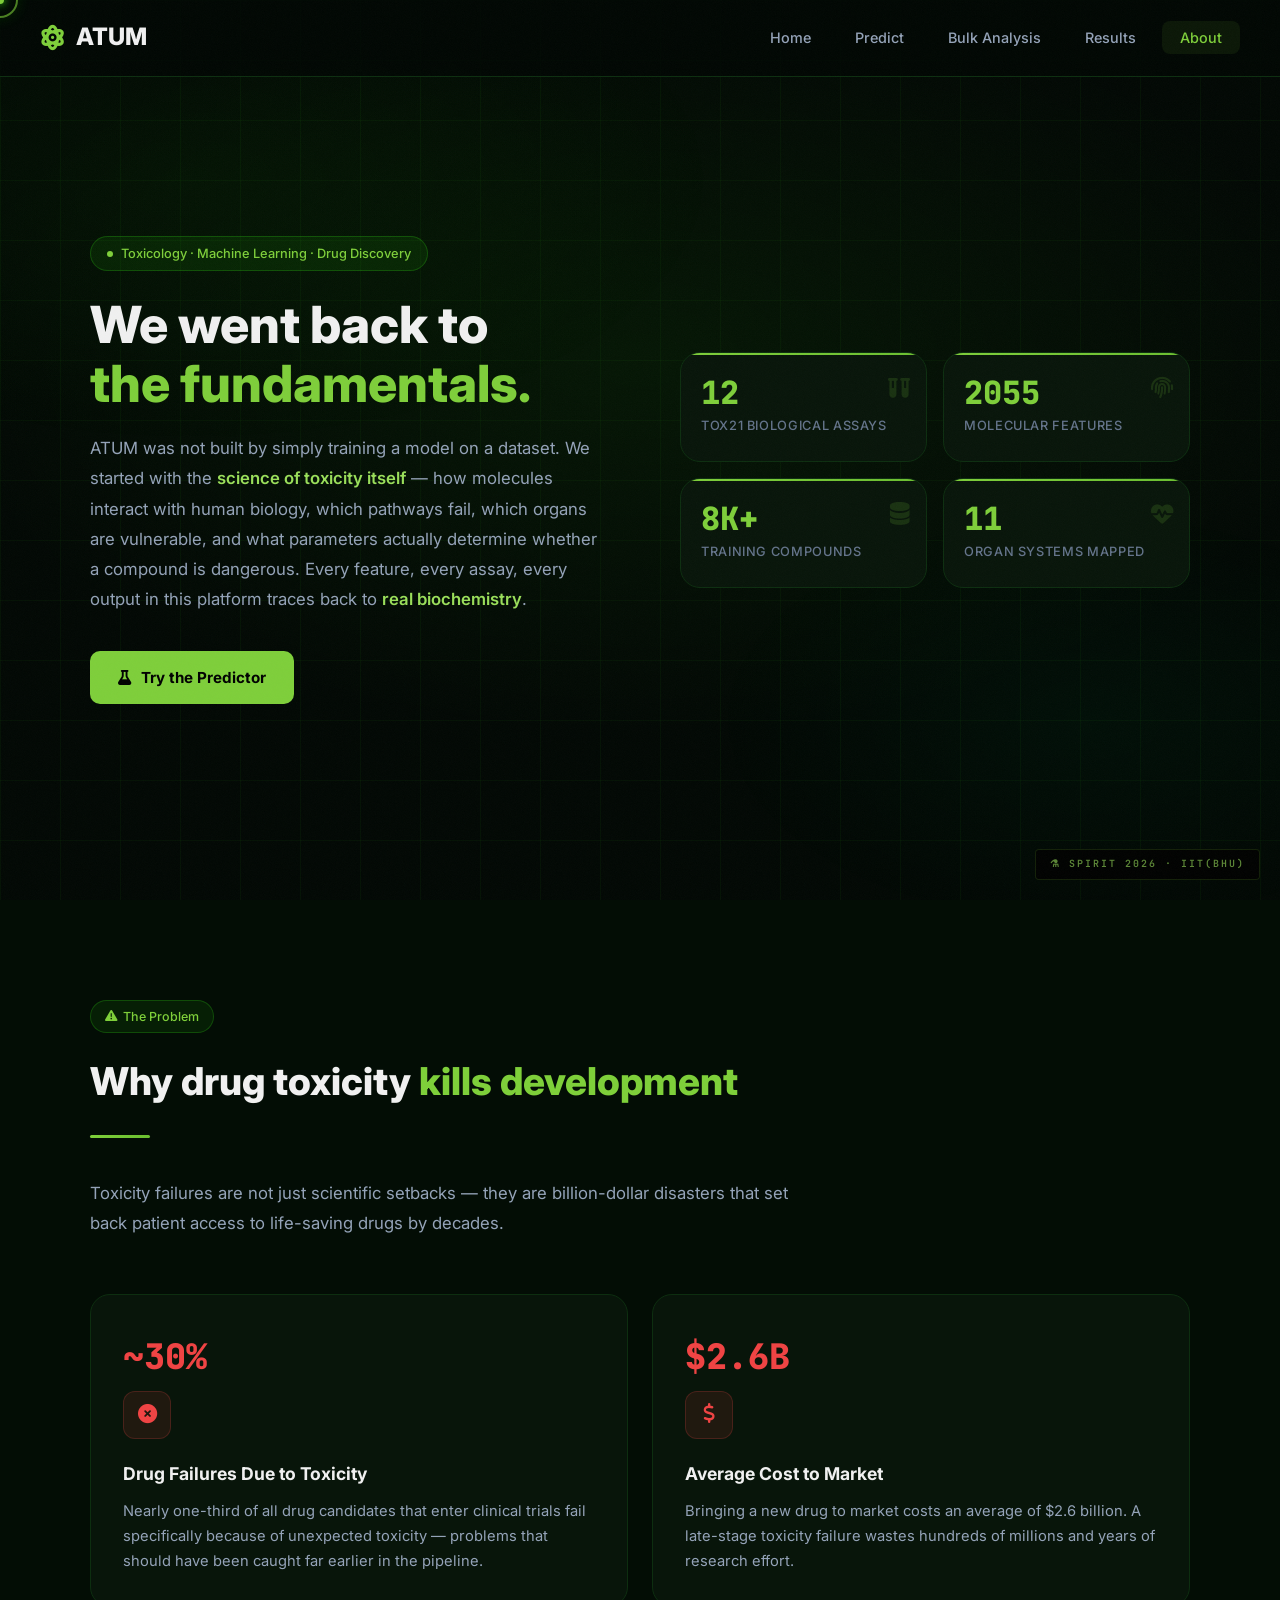
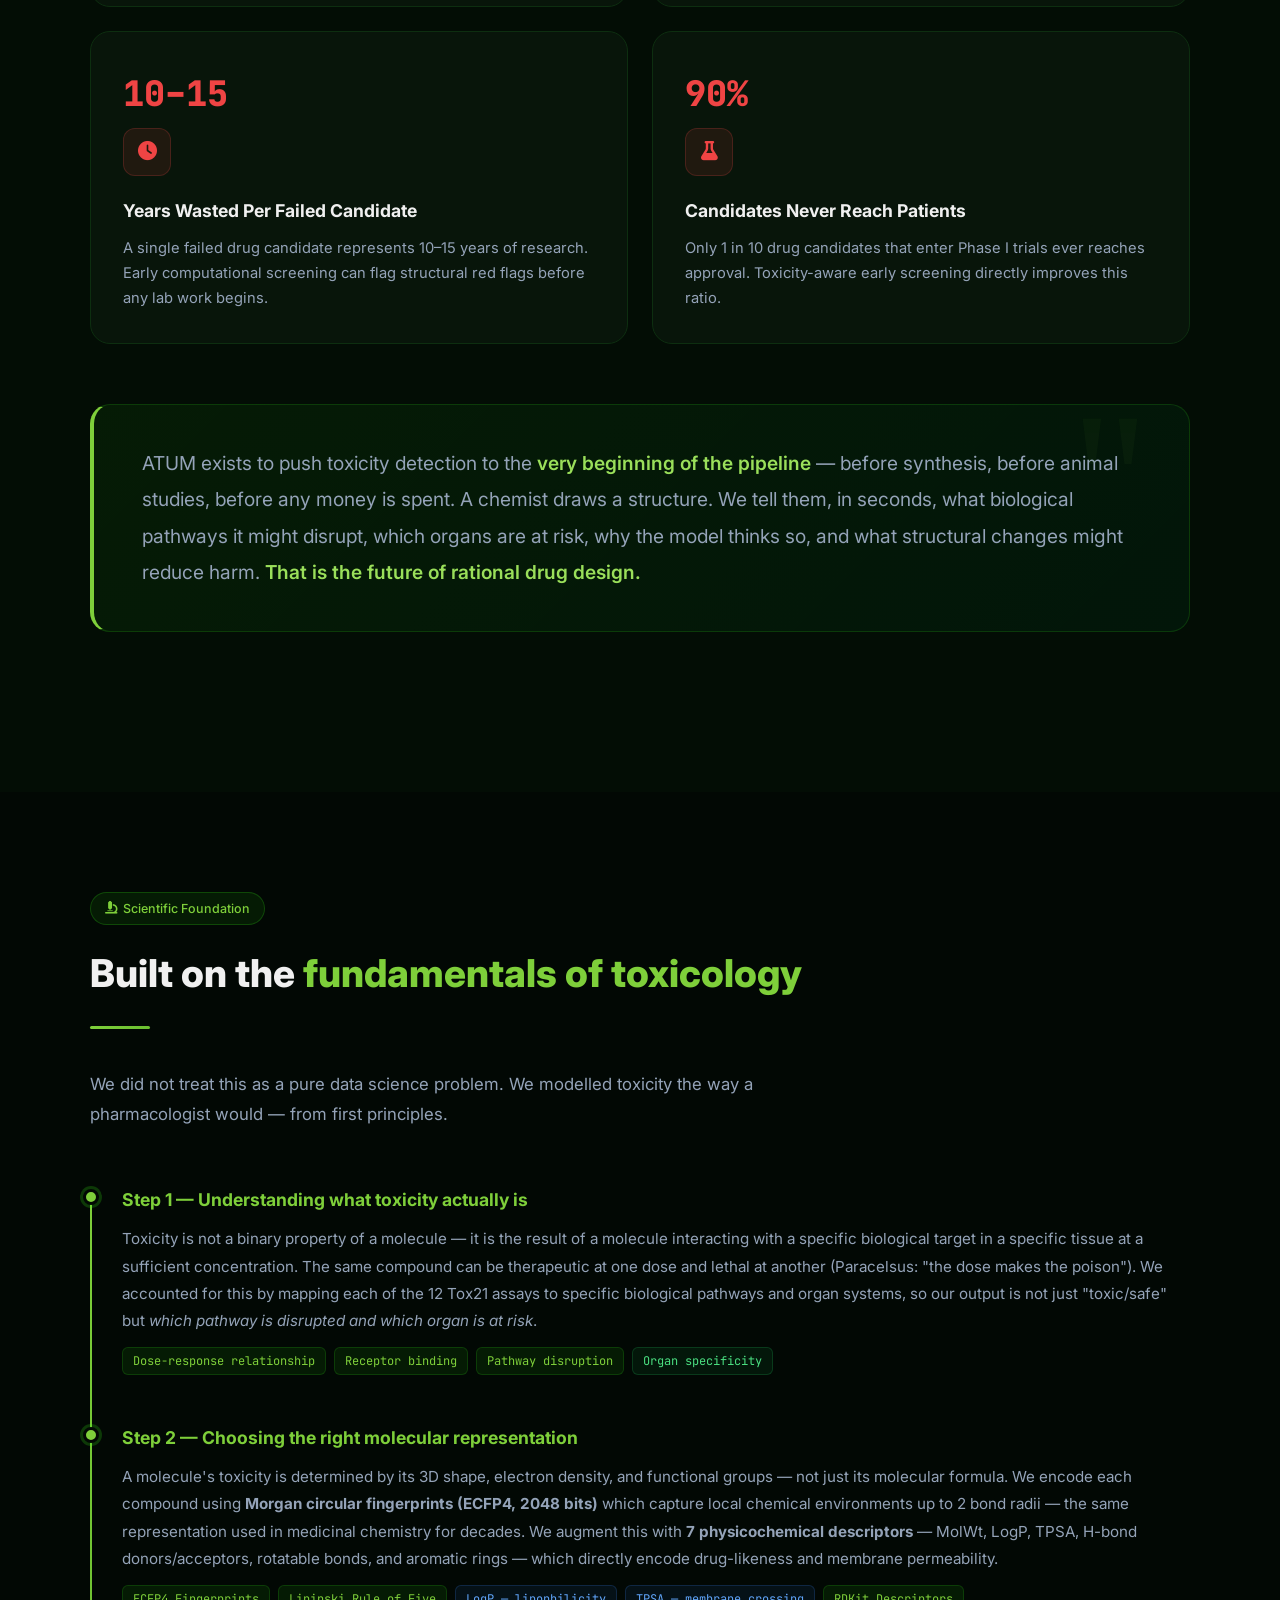
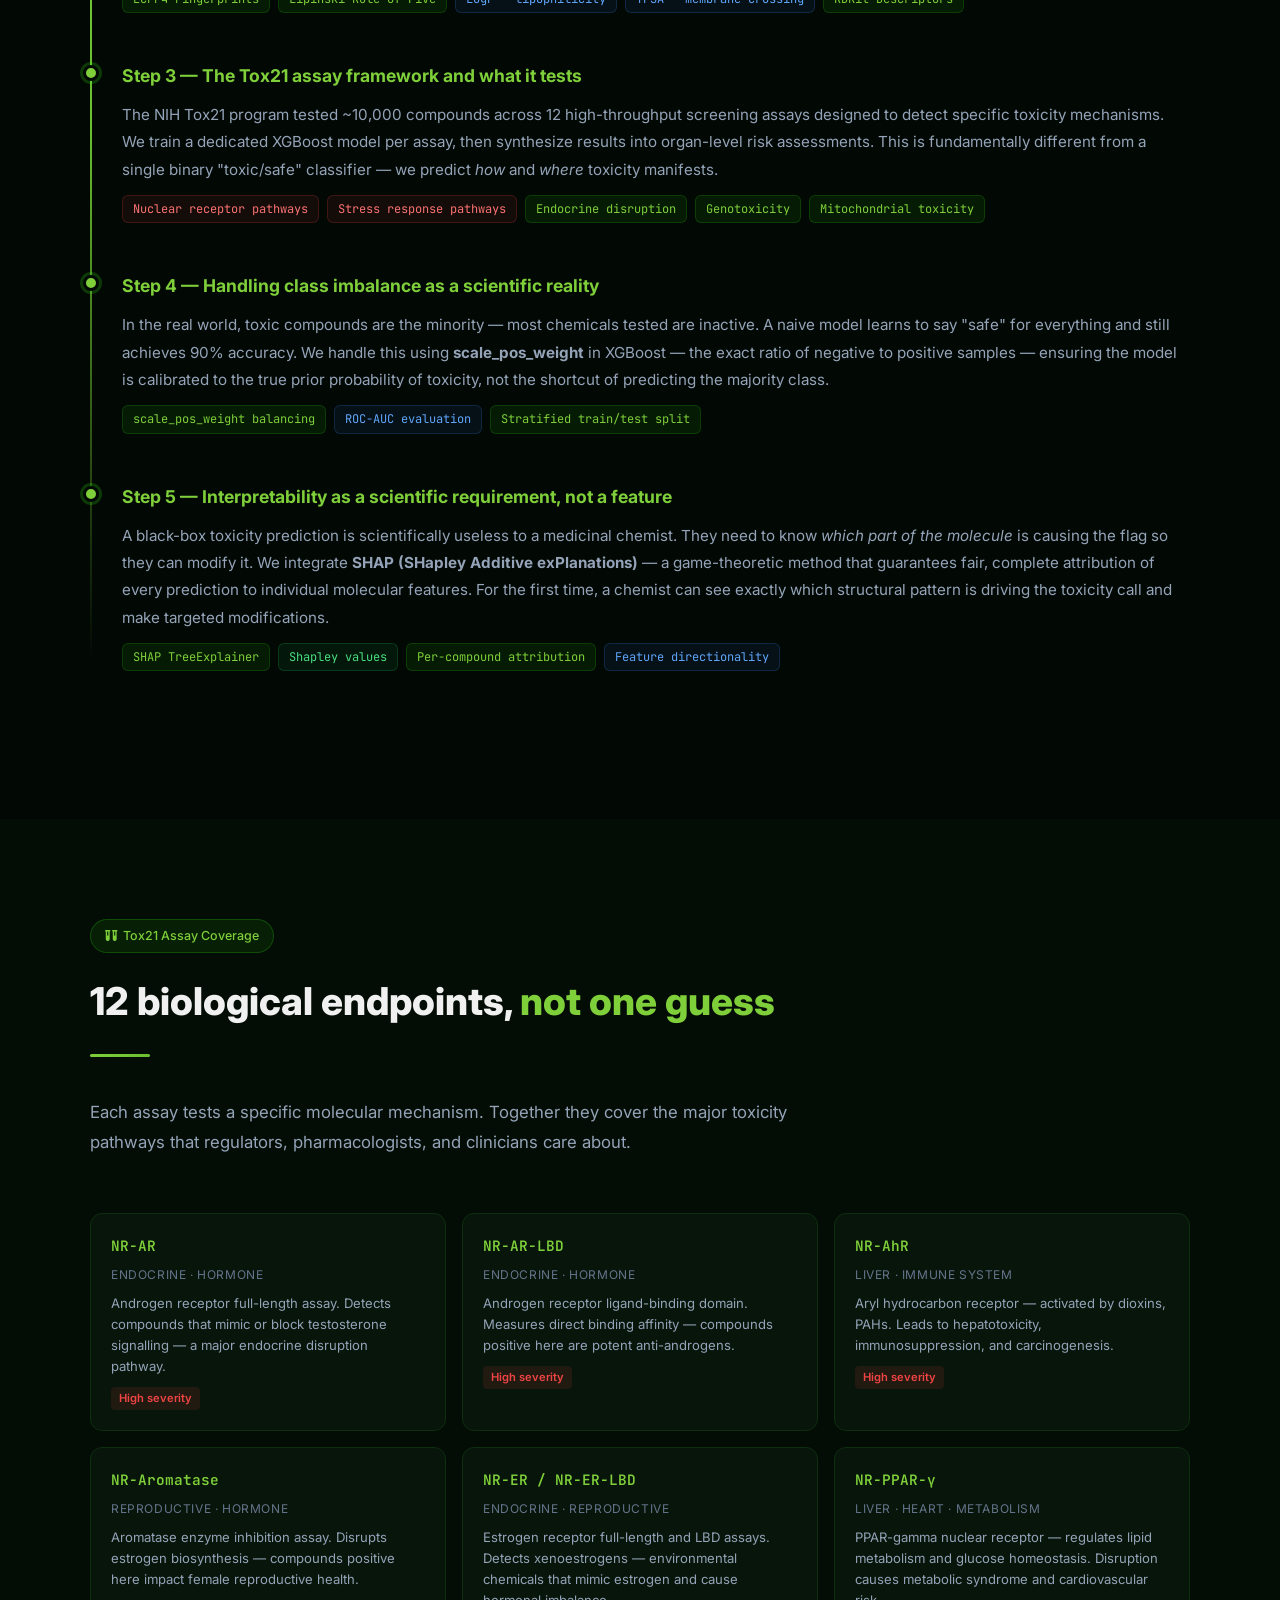
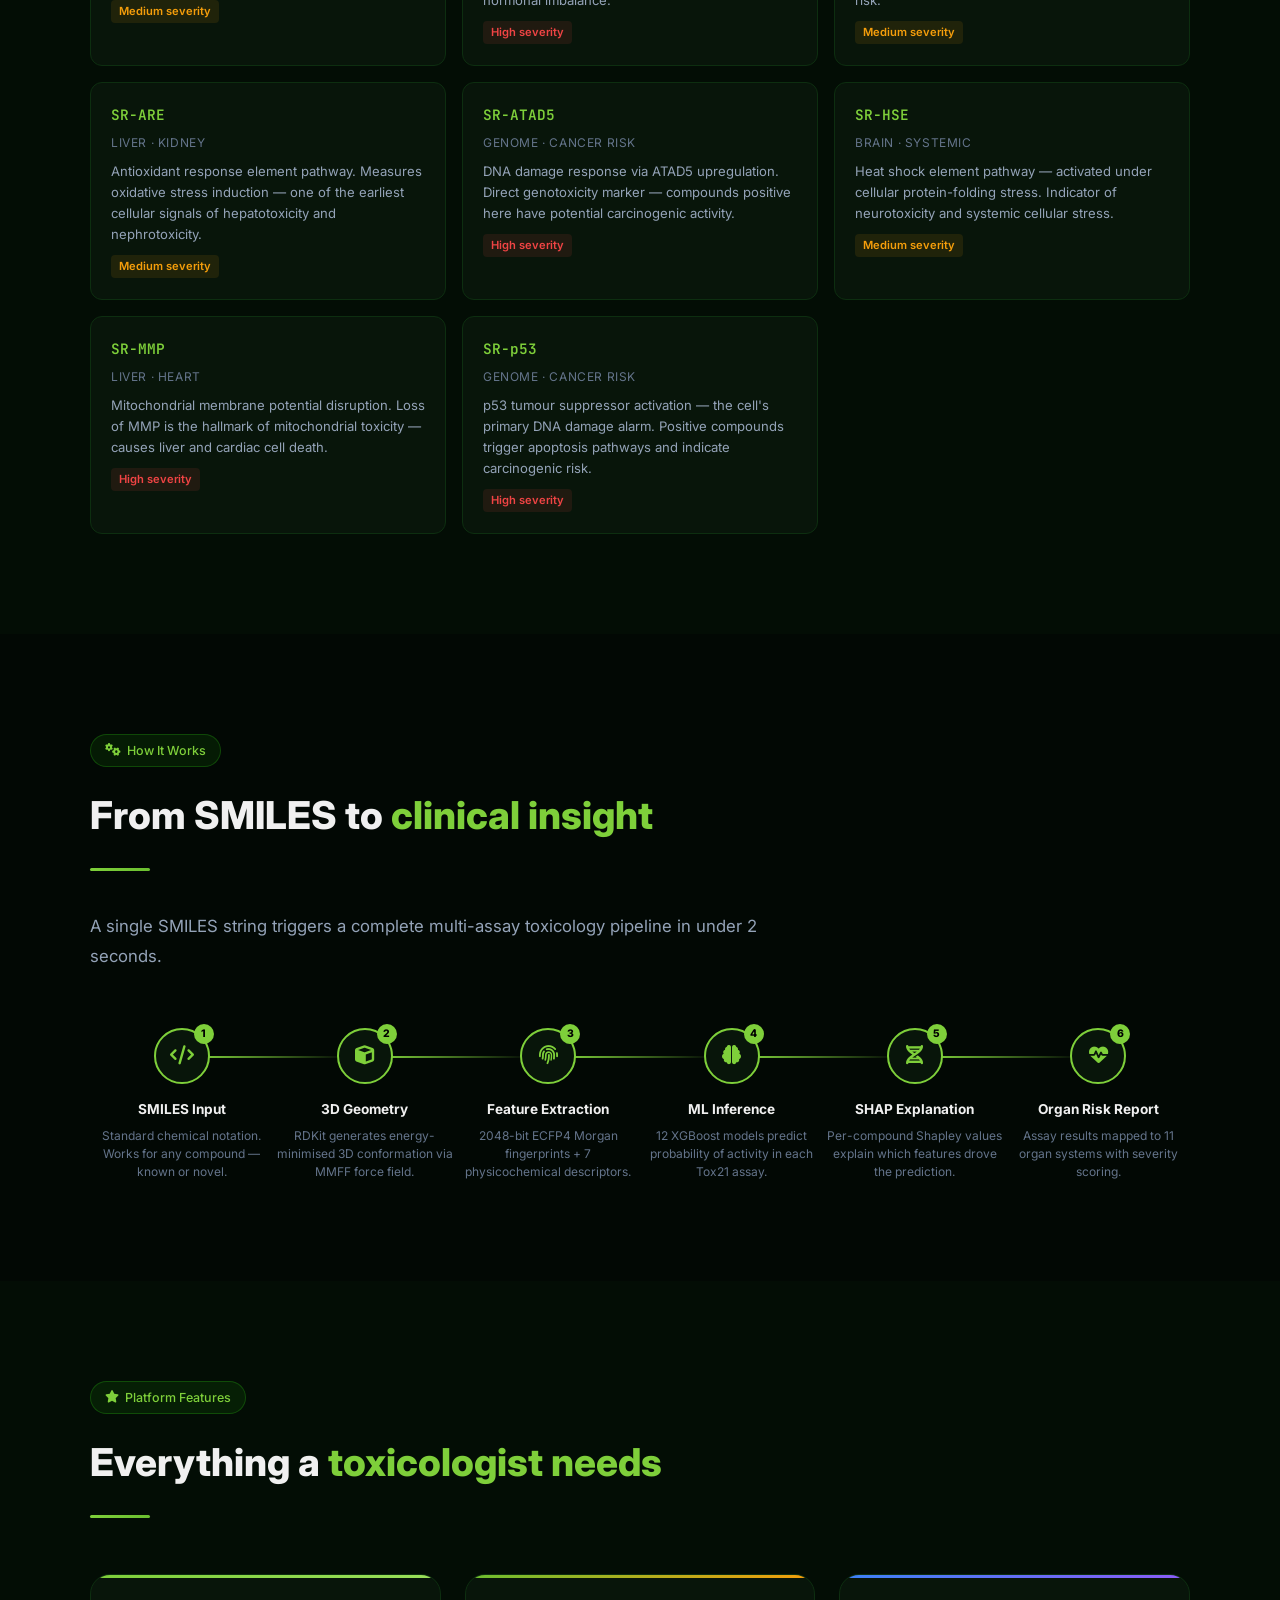
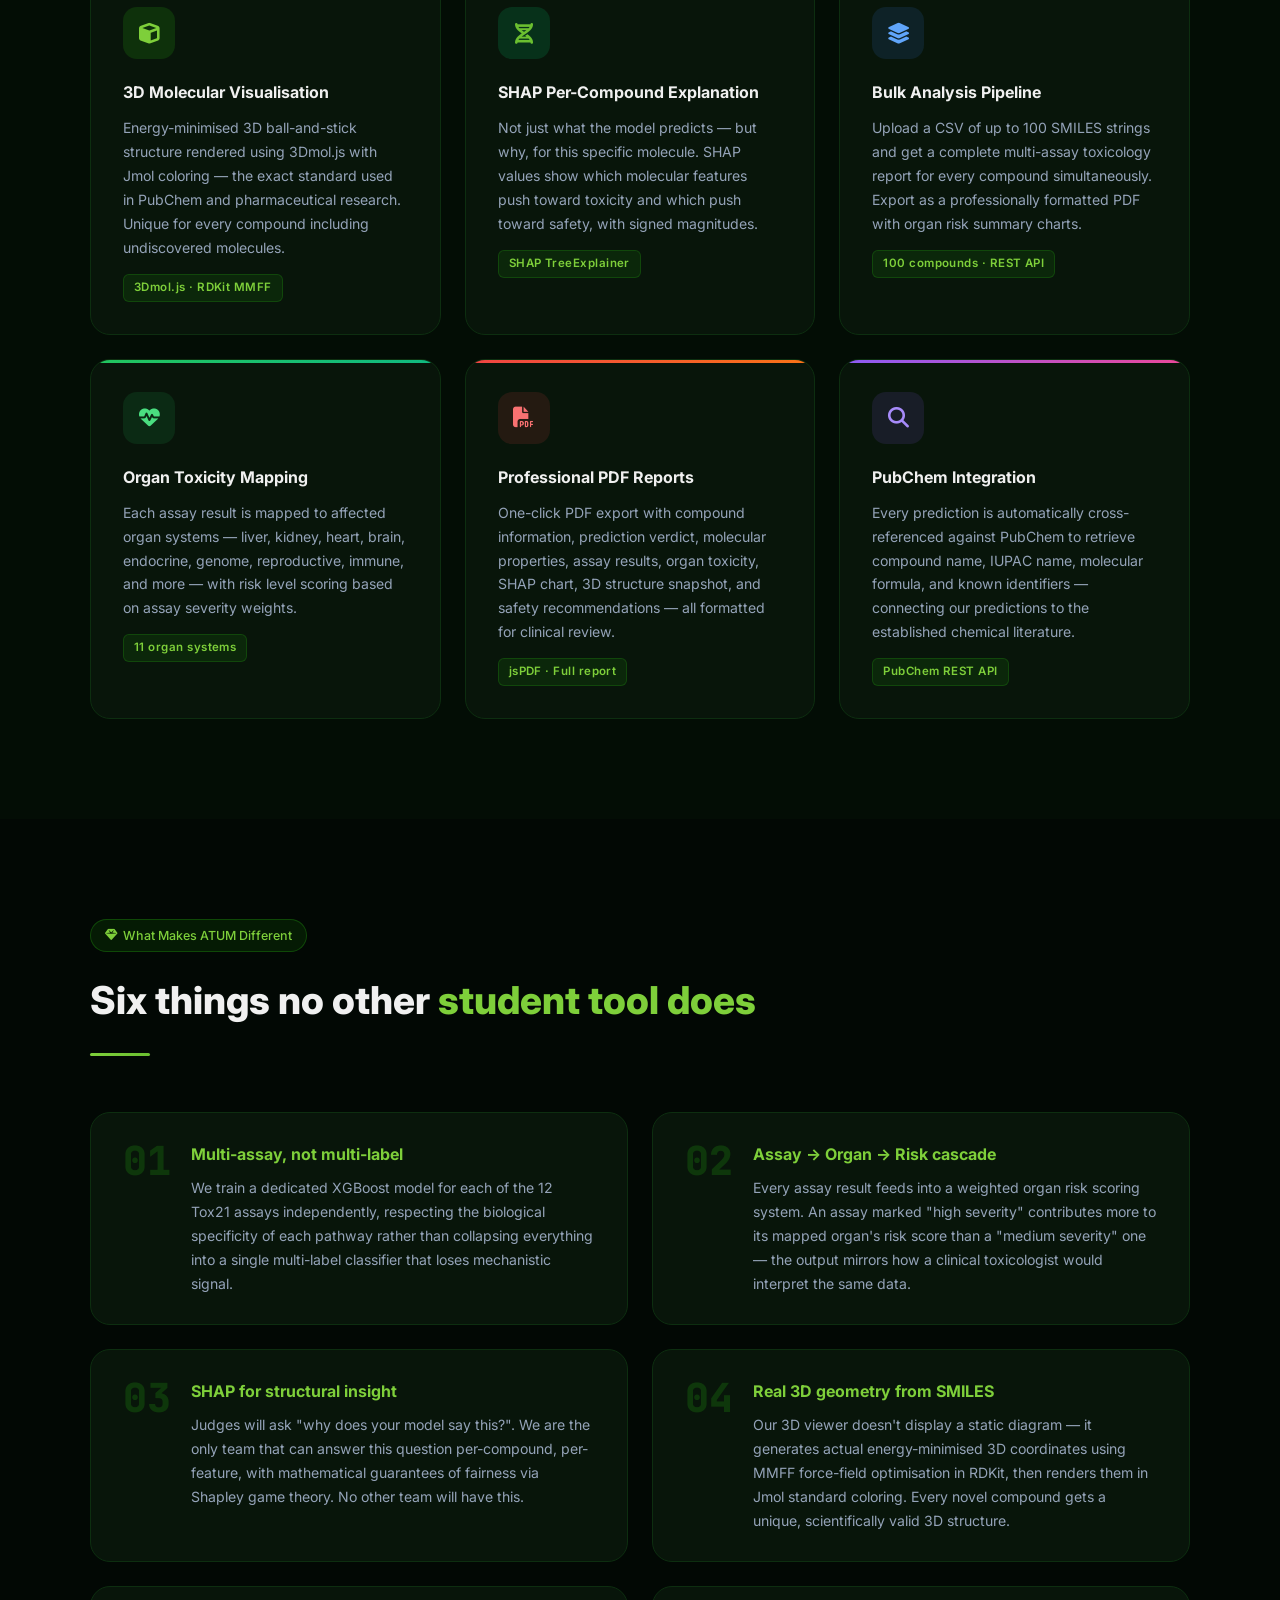
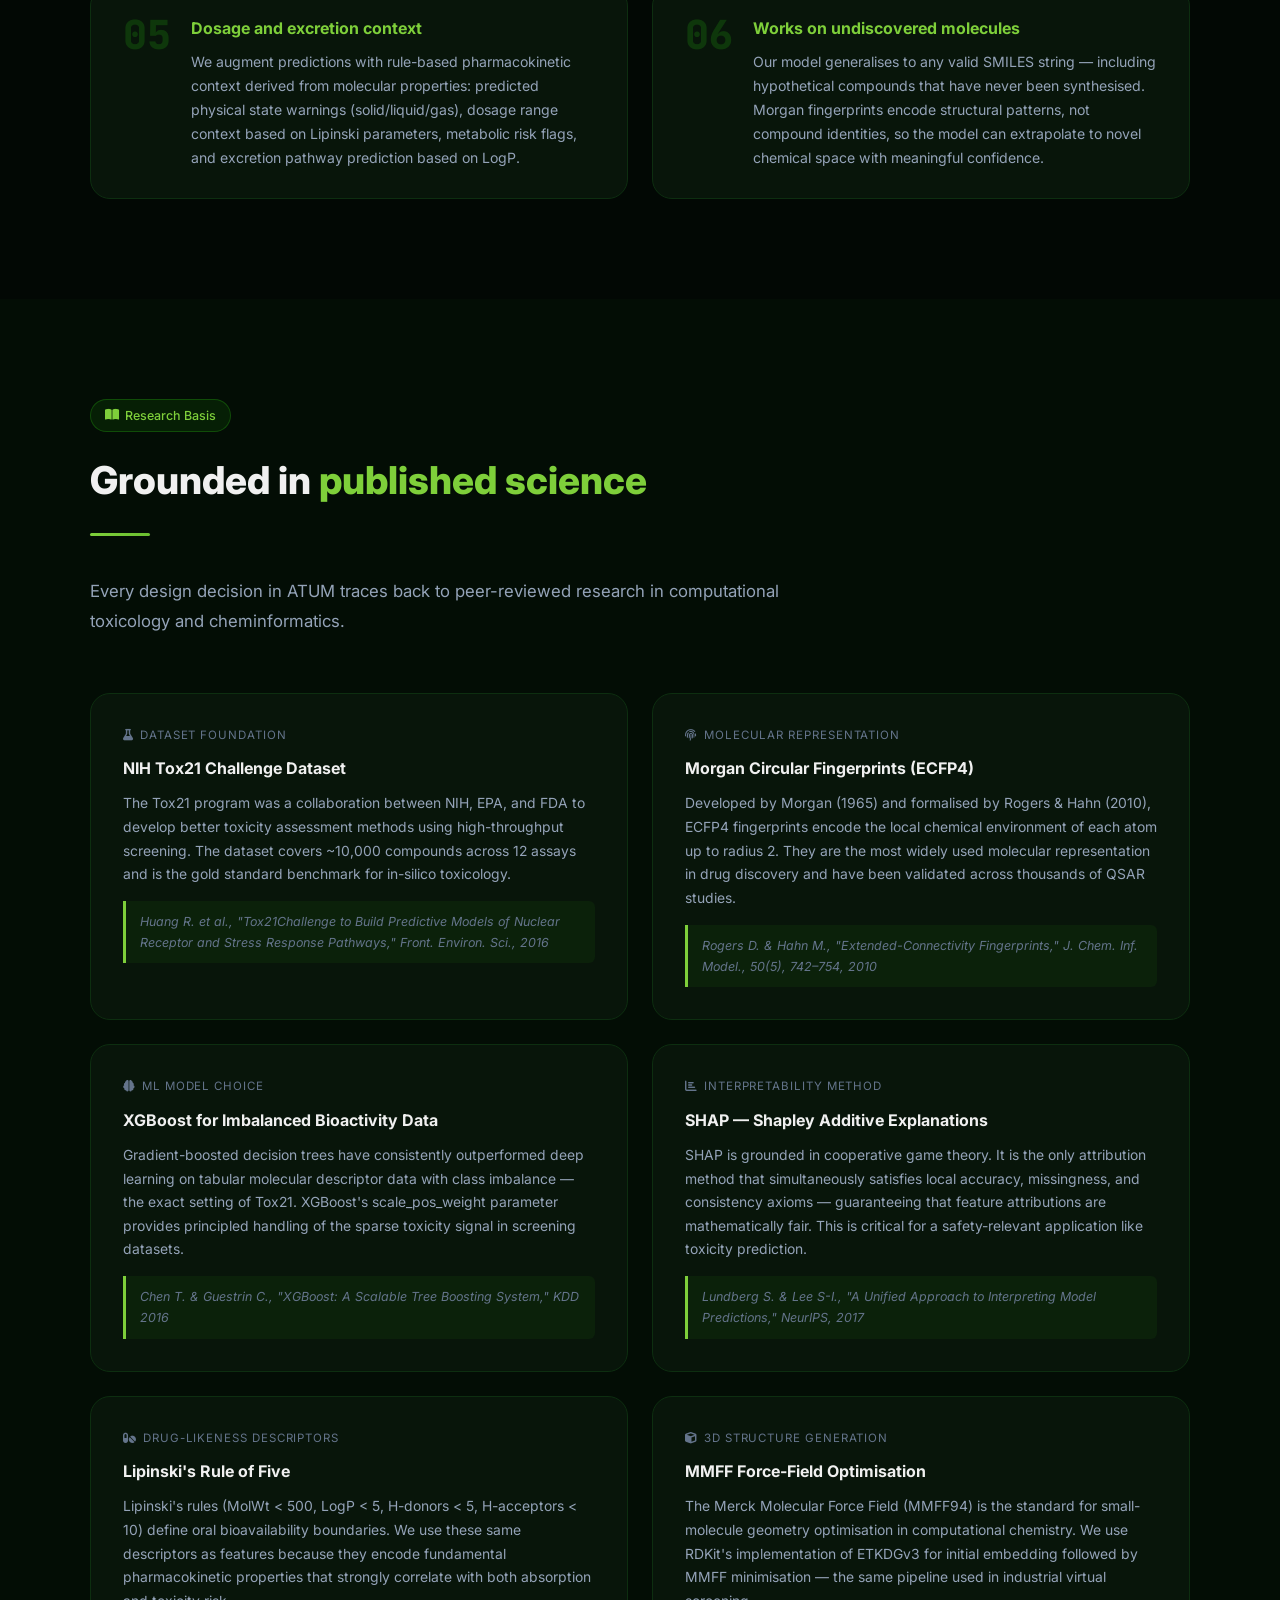
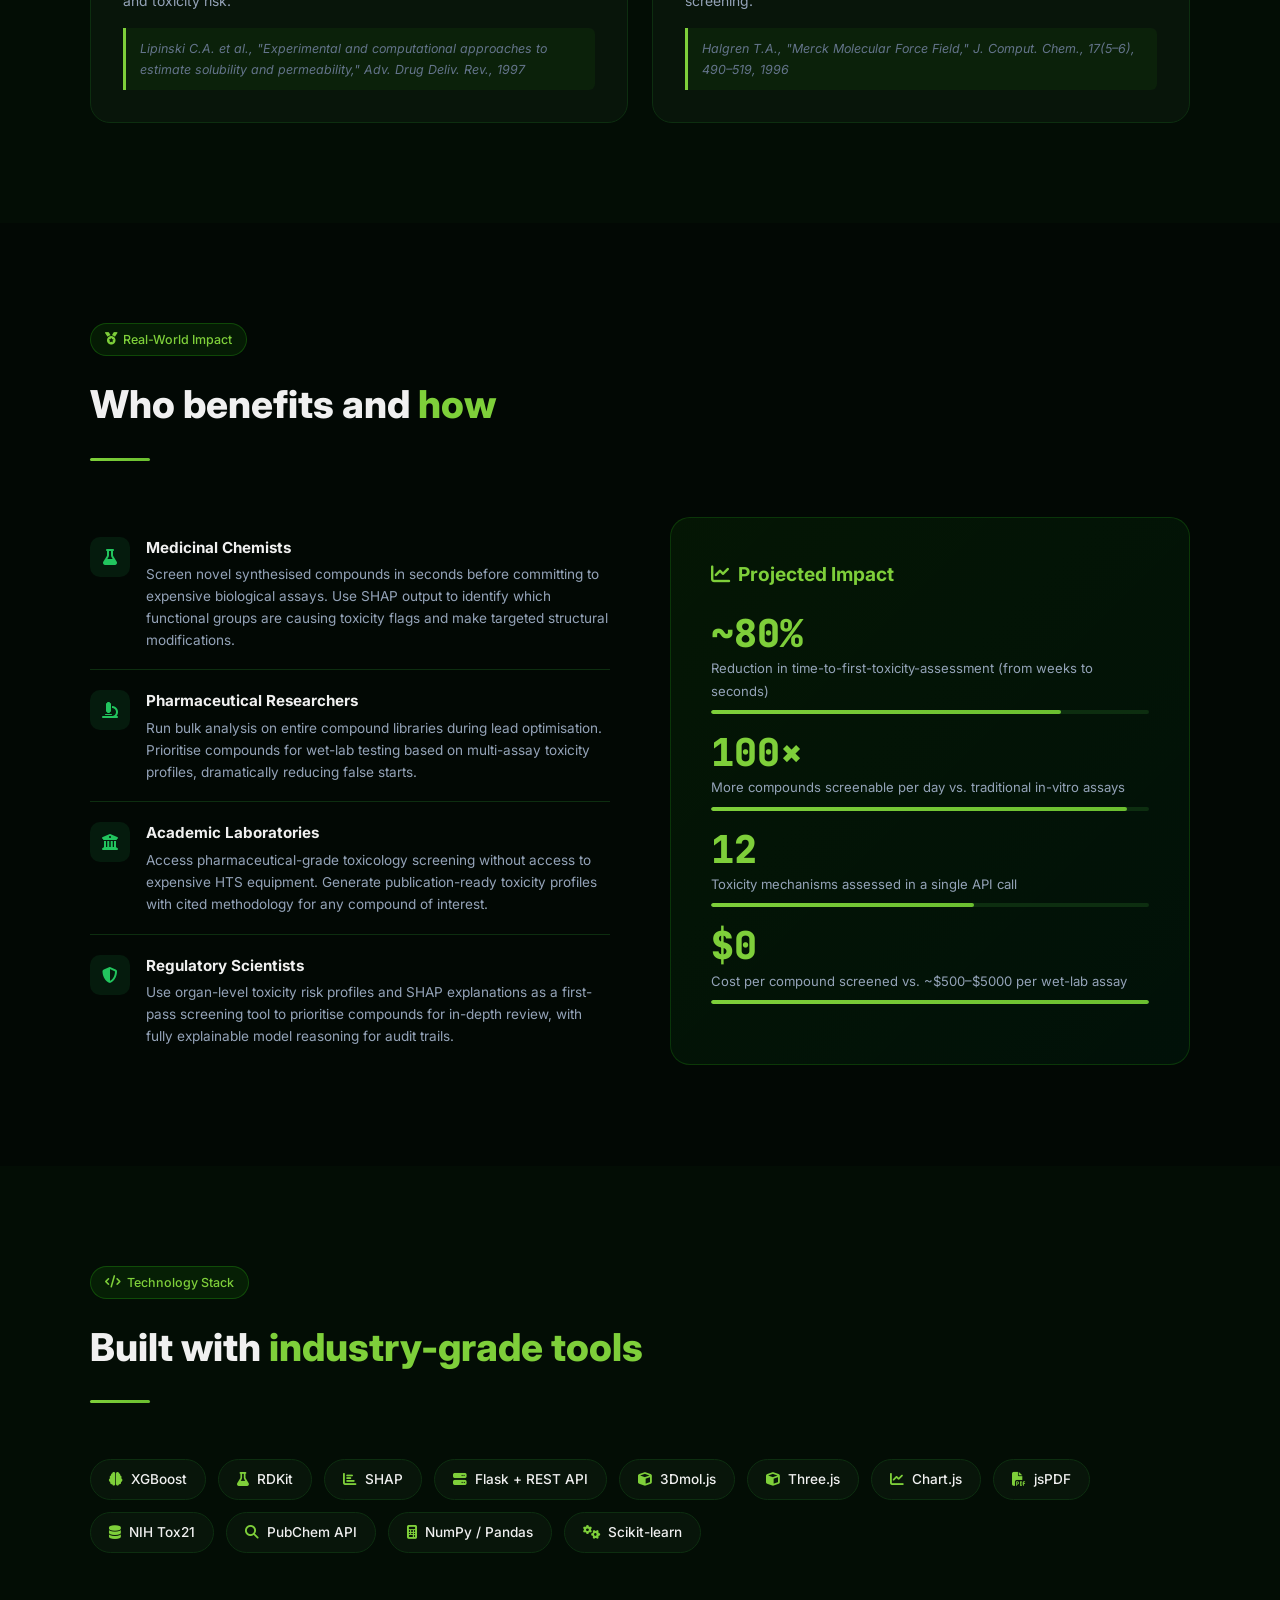
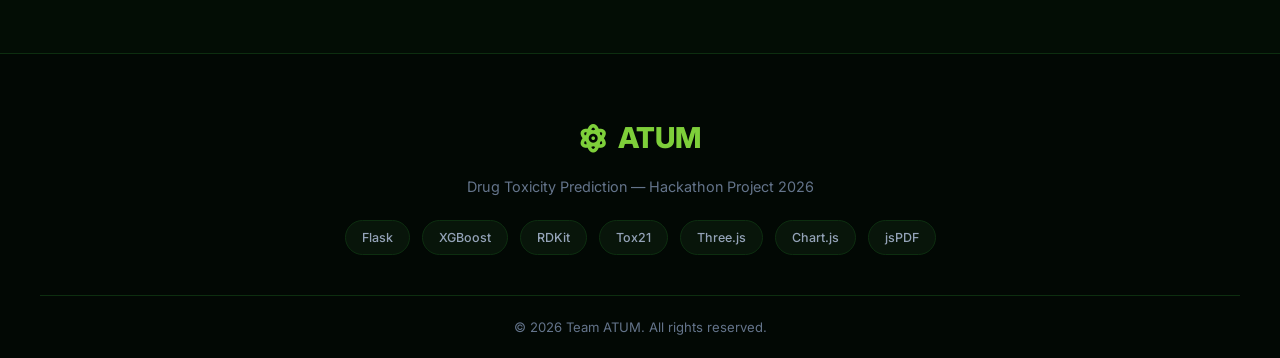
<file: frontend/about.html>
<!DOCTYPE html>
<html lang="en">
<head>
    <meta charset="UTF-8">
    <meta name="viewport" content="width=device-width, initial-scale=1.0">
    <title>ATUM | About — Drug Toxicity Intelligence Platform</title>
    <link href="https://fonts.googleapis.com/css2?family=Inter:wght@300;400;500;600;700;800;900&family=JetBrains+Mono:wght@400;500;600&display=swap" rel="stylesheet">
    <link rel="stylesheet" href="https://cdnjs.cloudflare.com/ajax/libs/font-awesome/6.4.0/css/all.min.css">
    <link rel="stylesheet" href="about.css">
    <style>
        
    </style>
</head>
<body>
    <div id="spiritBadge">⚗ SPIRIT 2026 &middot; IIT(BHU)</div>
    <div class="custom-cursor" id="cursor"></div>
    <div class="cursor-follower" id="cursorFollower"></div>

    <!-- NAVBAR -->
<nav class="navbar" id="navbar">
    <div class="nav-container">
        <a href="index.html" class="nav-logo">
            <span class="logo-icon"><i class="fas fa-atom"></i></span>
            <span class="logo-text">ATUM</span>
        </a>
        <ul class="nav-links">
            <li><a href="index.html" class="nav-link">Home</a></li>
            <li><a href="index.html#predict" class="nav-link">Predict</a></li>
            <li><a href="index.html#bulk" class="nav-link">Bulk Analysis</a></li>
            <li><a href="index.html#results" class="nav-link">Results</a></li>
            <li><a href="about.html" class="nav-link active">About</a></li>
        </ul>
        <div class="nav-hamburger" id="hamburger">
            <span></span><span></span><span></span>
        </div>
    </div>
</nav>

    <!-- HERO -->
    <section class="about-hero">
        <div class="hero-bg"></div>
        <div class="hero-grid-lines"></div>
        <div class="hero-content">
            <div>
                <div class="hero-eyebrow">
                    <div class="hero-eyebrow-dot"></div>
                    Toxicology · Machine Learning · Drug Discovery
                </div>
                <h1 class="hero-title">
                    We went back to
                    <span class="accent">the fundamentals.</span>
                </h1>
                <p class="hero-subtitle">
                    ATUM was not built by simply training a model on a dataset.
                    We started with the <strong>science of toxicity itself</strong> —
                    how molecules interact with human biology, which pathways fail,
                    which organs are vulnerable, and what parameters actually determine
                    whether a compound is dangerous. Every feature, every assay,
                    every output in this platform traces back to <strong>real biochemistry</strong>.
                </p>
                <a href="index.html#predict" class="hero-cta">
                    <i class="fas fa-flask"></i> Try the Predictor
                </a>
            </div>
            <div class="hero-stats-grid">
                <div class="stat-card fade-up fade-up-delay-1">
                    <div class="stat-card-icon"><i class="fas fa-vials"></i></div>
                    <div class="stat-card-number">12</div>
                    <div class="stat-card-label">Tox21 Biological Assays</div>
                </div>
                <div class="stat-card fade-up fade-up-delay-2">
                    <div class="stat-card-icon"><i class="fas fa-fingerprint"></i></div>
                    <div class="stat-card-number">2055</div>
                    <div class="stat-card-label">Molecular Features</div>
                </div>
                <div class="stat-card fade-up fade-up-delay-3">
                    <div class="stat-card-icon"><i class="fas fa-database"></i></div>
                    <div class="stat-card-number">8K+</div>
                    <div class="stat-card-label">Training Compounds</div>
                </div>
                <div class="stat-card fade-up">
                    <div class="stat-card-icon"><i class="fas fa-heartbeat"></i></div>
                    <div class="stat-card-number">11</div>
                    <div class="stat-card-label">Organ Systems Mapped</div>
                </div>
            </div>
        </div>
    </section>

    <!-- PROBLEM SECTION -->
    <section class="section section-alt">
        <div class="container">
            <div class="section-header">
                <span class="section-tag"><i class="fas fa-exclamation-triangle"></i> The Problem</span>
                <h2 class="section-title">Why drug toxicity <span class="accent">kills development</span></h2>
                <div class="gold-divider"></div>
                <p class="section-lead">
                    Toxicity failures are not just scientific setbacks — they are billion-dollar disasters that set back patient access to life-saving drugs by decades.
                </p>
            </div>
            <div class="problem-grid">
                <div class="problem-card fade-up">
                    <div class="problem-stat">~30%</div>
                    <div class="card-icon"><i class="fas fa-times-circle"></i></div>
                    <h3>Drug Failures Due to Toxicity</h3>
                    <p>Nearly one-third of all drug candidates that enter clinical trials fail specifically because of unexpected toxicity — problems that should have been caught far earlier in the pipeline.</p>
                </div>
                <div class="problem-card fade-up fade-up-delay-1">
                    <div class="problem-stat">$2.6B</div>
                    <div class="card-icon"><i class="fas fa-dollar-sign"></i></div>
                    <h3>Average Cost to Market</h3>
                    <p>Bringing a new drug to market costs an average of $2.6 billion. A late-stage toxicity failure wastes hundreds of millions and years of research effort.</p>
                </div>
                <div class="problem-card fade-up fade-up-delay-2">
                    <div class="problem-stat">10–15</div>
                    <div class="card-icon"><i class="fas fa-clock"></i></div>
                    <h3>Years Wasted Per Failed Candidate</h3>
                    <p>A single failed drug candidate represents 10–15 years of research. Early computational screening can flag structural red flags before any lab work begins.</p>
                </div>
                <div class="problem-card fade-up fade-up-delay-3">
                    <div class="problem-stat">90%</div>
                    <div class="card-icon"><i class="fas fa-flask"></i></div>
                    <h3>Candidates Never Reach Patients</h3>
                    <p>Only 1 in 10 drug candidates that enter Phase I trials ever reaches approval. Toxicity-aware early screening directly improves this ratio.</p>
                </div>
            </div>

            <div class="mission-callout">
                <p>
                    ATUM exists to push toxicity detection to the <strong>very beginning of the pipeline</strong> —
                    before synthesis, before animal studies, before any money is spent.
                    A chemist draws a structure. We tell them, in seconds, what biological pathways it might disrupt,
                    which organs are at risk, why the model thinks so, and what structural changes might reduce harm.
                    <strong>That is the future of rational drug design.</strong>
                </p>
            </div>
        </div>
    </section>

    <!-- SCIENCE FUNDAMENTALS -->
    <section class="section">
        <div class="container">
            <div class="section-header">
                <span class="section-tag"><i class="fas fa-microscope"></i> Scientific Foundation</span>
                <h2 class="section-title">Built on the <span class="accent">fundamentals of toxicology</span></h2>
                <div class="gold-divider"></div>
                <p class="section-lead">
                    We did not treat this as a pure data science problem. We modelled toxicity the way a pharmacologist would — from first principles.
                </p>
            </div>
            <div class="science-timeline">
                <div class="timeline-item fade-up">
                    <div class="timeline-dot"></div>
                    <h3>Step 1 — Understanding what toxicity actually is</h3>
                    <p>
                        Toxicity is not a binary property of a molecule — it is the result of a molecule interacting with a specific biological target in a specific tissue at a sufficient concentration.
                        The same compound can be therapeutic at one dose and lethal at another (Paracelsus: "the dose makes the poison").
                        We accounted for this by mapping each of the 12 Tox21 assays to specific biological pathways and organ systems,
                        so our output is not just "toxic/safe" but <em>which pathway is disrupted and which organ is at risk</em>.
                    </p>
                    <div class="tag-row">
                        <span class="tag">Dose-response relationship</span>
                        <span class="tag">Receptor binding</span>
                        <span class="tag">Pathway disruption</span>
                        <span class="tag green">Organ specificity</span>
                    </div>
                </div>
                <div class="timeline-item fade-up">
                    <div class="timeline-dot"></div>
                    <h3>Step 2 — Choosing the right molecular representation</h3>
                    <p>
                        A molecule's toxicity is determined by its 3D shape, electron density, and functional groups —
                        not just its molecular formula. We encode each compound using
                        <strong>Morgan circular fingerprints (ECFP4, 2048 bits)</strong> which capture local chemical environments
                        up to 2 bond radii — the same representation used in medicinal chemistry for decades.
                        We augment this with <strong>7 physicochemical descriptors</strong> — MolWt, LogP, TPSA, H-bond donors/acceptors,
                        rotatable bonds, and aromatic rings — which directly encode drug-likeness and membrane permeability.
                    </p>
                    <div class="tag-row">
                        <span class="tag">ECFP4 Fingerprints</span>
                        <span class="tag">Lipinski Rule of Five</span>
                        <span class="tag blue">LogP — lipophilicity</span>
                        <span class="tag blue">TPSA — membrane crossing</span>
                        <span class="tag">RDKit Descriptors</span>
                    </div>
                </div>
                <div class="timeline-item fade-up">
                    <div class="timeline-dot"></div>
                    <h3>Step 3 — The Tox21 assay framework and what it tests</h3>
                    <p>
                        The NIH Tox21 program tested ~10,000 compounds across 12 high-throughput screening assays designed to
                        detect specific toxicity mechanisms. We train a dedicated XGBoost model per assay,
                        then synthesize results into organ-level risk assessments. This is fundamentally different
                        from a single binary "toxic/safe" classifier — we predict <em>how</em> and <em>where</em> toxicity manifests.
                    </p>
                    <div class="tag-row">
                        <span class="tag red">Nuclear receptor pathways</span>
                        <span class="tag red">Stress response pathways</span>
                        <span class="tag">Endocrine disruption</span>
                        <span class="tag">Genotoxicity</span>
                        <span class="tag">Mitochondrial toxicity</span>
                    </div>
                </div>
                <div class="timeline-item fade-up">
                    <div class="timeline-dot"></div>
                    <h3>Step 4 — Handling class imbalance as a scientific reality</h3>
                    <p>
                        In the real world, toxic compounds are the minority — most chemicals tested are inactive.
                        A naive model learns to say "safe" for everything and still achieves 90% accuracy.
                        We handle this using <strong>scale_pos_weight</strong> in XGBoost — the exact ratio of
                        negative to positive samples — ensuring the model is calibrated to the true prior probability of toxicity,
                        not the shortcut of predicting the majority class.
                    </p>
                    <div class="tag-row">
                        <span class="tag">scale_pos_weight balancing</span>
                        <span class="tag blue">ROC-AUC evaluation</span>
                        <span class="tag">Stratified train/test split</span>
                    </div>
                </div>
                <div class="timeline-item fade-up">
                    <div class="timeline-dot"></div>
                    <h3>Step 5 — Interpretability as a scientific requirement, not a feature</h3>
                    <p>
                        A black-box toxicity prediction is scientifically useless to a medicinal chemist.
                        They need to know <em>which part of the molecule</em> is causing the flag so they can modify it.
                        We integrate <strong>SHAP (SHapley Additive exPlanations)</strong> — a game-theoretic method
                        that guarantees fair, complete attribution of every prediction to individual molecular features.
                        For the first time, a chemist can see exactly which structural pattern is driving
                        the toxicity call and make targeted modifications.
                    </p>
                    <div class="tag-row">
                        <span class="tag">SHAP TreeExplainer</span>
                        <span class="tag green">Shapley values</span>
                        <span class="tag">Per-compound attribution</span>
                        <span class="tag blue">Feature directionality</span>
                    </div>
                </div>
            </div>
        </div>
    </section>

    <!-- 12 ASSAYS -->
    <section class="section section-alt">
        <div class="container">
            <div class="section-header">
                <span class="section-tag"><i class="fas fa-vials"></i> Tox21 Assay Coverage</span>
                <h2 class="section-title">12 biological endpoints, <span class="accent">not one guess</span></h2>
                <div class="gold-divider"></div>
                <p class="section-lead">Each assay tests a specific molecular mechanism. Together they cover the major toxicity pathways that regulators, pharmacologists, and clinicians care about.</p>
            </div>
            <div class="assay-showcase">
                <div class="assay-card fade-up">
                    <div class="assay-name">NR-AR</div>
                    <div class="assay-organ">Endocrine · Hormone</div>
                    <div class="assay-desc">Androgen receptor full-length assay. Detects compounds that mimic or block testosterone signalling — a major endocrine disruption pathway.</div>
                    <span class="assay-severity sev-high">High severity</span>
                </div>
                <div class="assay-card fade-up fade-up-delay-1">
                    <div class="assay-name">NR-AR-LBD</div>
                    <div class="assay-organ">Endocrine · Hormone</div>
                    <div class="assay-desc">Androgen receptor ligand-binding domain. Measures direct binding affinity — compounds positive here are potent anti-androgens.</div>
                    <span class="assay-severity sev-high">High severity</span>
                </div>
                <div class="assay-card fade-up fade-up-delay-2">
                    <div class="assay-name">NR-AhR</div>
                    <div class="assay-organ">Liver · Immune System</div>
                    <div class="assay-desc">Aryl hydrocarbon receptor — activated by dioxins, PAHs. Leads to hepatotoxicity, immunosuppression, and carcinogenesis.</div>
                    <span class="assay-severity sev-high">High severity</span>
                </div>
                <div class="assay-card fade-up">
                    <div class="assay-name">NR-Aromatase</div>
                    <div class="assay-organ">Reproductive · Hormone</div>
                    <div class="assay-desc">Aromatase enzyme inhibition assay. Disrupts estrogen biosynthesis — compounds positive here impact female reproductive health.</div>
                    <span class="assay-severity sev-med">Medium severity</span>
                </div>
                <div class="assay-card fade-up fade-up-delay-1">
                    <div class="assay-name">NR-ER / NR-ER-LBD</div>
                    <div class="assay-organ">Endocrine · Reproductive</div>
                    <div class="assay-desc">Estrogen receptor full-length and LBD assays. Detects xenoestrogens — environmental chemicals that mimic estrogen and cause hormonal imbalance.</div>
                    <span class="assay-severity sev-high">High severity</span>
                </div>
                <div class="assay-card fade-up fade-up-delay-2">
                    <div class="assay-name">NR-PPAR-γ</div>
                    <div class="assay-organ">Liver · Heart · Metabolism</div>
                    <div class="assay-desc">PPAR-gamma nuclear receptor — regulates lipid metabolism and glucose homeostasis. Disruption causes metabolic syndrome and cardiovascular risk.</div>
                    <span class="assay-severity sev-med">Medium severity</span>
                </div>
                <div class="assay-card fade-up">
                    <div class="assay-name">SR-ARE</div>
                    <div class="assay-organ">Liver · Kidney</div>
                    <div class="assay-desc">Antioxidant response element pathway. Measures oxidative stress induction — one of the earliest cellular signals of hepatotoxicity and nephrotoxicity.</div>
                    <span class="assay-severity sev-med">Medium severity</span>
                </div>
                <div class="assay-card fade-up fade-up-delay-1">
                    <div class="assay-name">SR-ATAD5</div>
                    <div class="assay-organ">Genome · Cancer Risk</div>
                    <div class="assay-desc">DNA damage response via ATAD5 upregulation. Direct genotoxicity marker — compounds positive here have potential carcinogenic activity.</div>
                    <span class="assay-severity sev-high">High severity</span>
                </div>
                <div class="assay-card fade-up fade-up-delay-2">
                    <div class="assay-name">SR-HSE</div>
                    <div class="assay-organ">Brain · Systemic</div>
                    <div class="assay-desc">Heat shock element pathway — activated under cellular protein-folding stress. Indicator of neurotoxicity and systemic cellular stress.</div>
                    <span class="assay-severity sev-med">Medium severity</span>
                </div>
                <div class="assay-card fade-up">
                    <div class="assay-name">SR-MMP</div>
                    <div class="assay-organ">Liver · Heart</div>
                    <div class="assay-desc">Mitochondrial membrane potential disruption. Loss of MMP is the hallmark of mitochondrial toxicity — causes liver and cardiac cell death.</div>
                    <span class="assay-severity sev-high">High severity</span>
                </div>
                <div class="assay-card fade-up fade-up-delay-1">
                    <div class="assay-name">SR-p53</div>
                    <div class="assay-organ">Genome · Cancer Risk</div>
                    <div class="assay-desc">p53 tumour suppressor activation — the cell's primary DNA damage alarm. Positive compounds trigger apoptosis pathways and indicate carcinogenic risk.</div>
                    <span class="assay-severity sev-high">High severity</span>
                </div>
            </div>
        </div>
    </section>

    <!-- PIPELINE -->
    <section class="section">
        <div class="container">
            <div class="section-header">
                <span class="section-tag"><i class="fas fa-cogs"></i> How It Works</span>
                <h2 class="section-title">From SMILES to <span class="accent">clinical insight</span></h2>
                <div class="gold-divider"></div>
                <p class="section-lead">A single SMILES string triggers a complete multi-assay toxicology pipeline in under 2 seconds.</p>
            </div>
            <div class="pipeline">
                <div class="pipeline-step fade-up">
                    <div class="pipeline-icon">
                        <div class="pipeline-num">1</div>
                        <i class="fas fa-code"></i>
                    </div>
                    <h4>SMILES Input</h4>
                    <p>Standard chemical notation. Works for any compound — known or novel.</p>
                </div>
                <div class="pipeline-step fade-up fade-up-delay-1">
                    <div class="pipeline-icon">
                        <div class="pipeline-num">2</div>
                        <i class="fas fa-cube"></i>
                    </div>
                    <h4>3D Geometry</h4>
                    <p>RDKit generates energy-minimised 3D conformation via MMFF force field.</p>
                </div>
                <div class="pipeline-step fade-up fade-up-delay-2">
                    <div class="pipeline-icon">
                        <div class="pipeline-num">3</div>
                        <i class="fas fa-fingerprint"></i>
                    </div>
                    <h4>Feature Extraction</h4>
                    <p>2048-bit ECFP4 Morgan fingerprints + 7 physicochemical descriptors.</p>
                </div>
                <div class="pipeline-step fade-up fade-up-delay-3">
                    <div class="pipeline-icon">
                        <div class="pipeline-num">4</div>
                        <i class="fas fa-brain"></i>
                    </div>
                    <h4>ML Inference</h4>
                    <p>12 XGBoost models predict probability of activity in each Tox21 assay.</p>
                </div>
                <div class="pipeline-step fade-up">
                    <div class="pipeline-icon">
                        <div class="pipeline-num">5</div>
                        <i class="fas fa-dna"></i>
                    </div>
                    <h4>SHAP Explanation</h4>
                    <p>Per-compound Shapley values explain which features drove the prediction.</p>
                </div>
                <div class="pipeline-step fade-up fade-up-delay-1">
                    <div class="pipeline-icon">
                        <div class="pipeline-num">6</div>
                        <i class="fas fa-heartbeat"></i>
                    </div>
                    <h4>Organ Risk Report</h4>
                    <p>Assay results mapped to 11 organ systems with severity scoring.</p>
                </div>
            </div>
        </div>
    </section>

    <!-- FEATURES -->
    <section class="section section-alt">
        <div class="container">
            <div class="section-header">
                <span class="section-tag"><i class="fas fa-star"></i> Platform Features</span>
                <h2 class="section-title">Everything a <span class="accent">toxicologist needs</span></h2>
                <div class="gold-divider"></div>
            </div>
            <div class="features-grid">
                <div class="feature-card gold fade-up">
                    <div class="feature-icon gold"><i class="fas fa-cube"></i></div>
                    <h3>3D Molecular Visualisation</h3>
                    <p>Energy-minimised 3D ball-and-stick structure rendered using 3Dmol.js with Jmol coloring — the exact standard used in PubChem and pharmaceutical research. Unique for every compound including undiscovered molecules.</p>
                    <span class="feature-badge">3Dmol.js · RDKit MMFF</span>
                </div>
                <div class="feature-card orange fade-up fade-up-delay-1">
                    <div class="feature-icon orange"><i class="fas fa-dna"></i></div>
                    <h3>SHAP Per-Compound Explanation</h3>
                    <p>Not just what the model predicts — but why, for this specific molecule. SHAP values show which molecular features push toward toxicity and which push toward safety, with signed magnitudes.</p>
                    <span class="feature-badge">SHAP TreeExplainer</span>
                </div>
                <div class="feature-card blue fade-up fade-up-delay-2">
                    <div class="feature-icon blue"><i class="fas fa-layer-group"></i></div>
                    <h3>Bulk Analysis Pipeline</h3>
                    <p>Upload a CSV of up to 100 SMILES strings and get a complete multi-assay toxicology report for every compound simultaneously. Export as a professionally formatted PDF with organ risk summary charts.</p>
                    <span class="feature-badge">100 compounds · REST API</span>
                </div>
                <div class="feature-card green fade-up">
                    <div class="feature-icon green"><i class="fas fa-heartbeat"></i></div>
                    <h3>Organ Toxicity Mapping</h3>
                    <p>Each assay result is mapped to affected organ systems — liver, kidney, heart, brain, endocrine, genome, reproductive, immune, and more — with risk level scoring based on assay severity weights.</p>
                    <span class="feature-badge">11 organ systems</span>
                </div>
                <div class="feature-card red fade-up fade-up-delay-1">
                    <div class="feature-icon red"><i class="fas fa-file-pdf"></i></div>
                    <h3>Professional PDF Reports</h3>
                    <p>One-click PDF export with compound information, prediction verdict, molecular properties, assay results, organ toxicity, SHAP chart, 3D structure snapshot, and safety recommendations — all formatted for clinical review.</p>
                    <span class="feature-badge">jsPDF · Full report</span>
                </div>
                <div class="feature-card purple fade-up fade-up-delay-2">
                    <div class="feature-icon purple"><i class="fas fa-search"></i></div>
                    <h3>PubChem Integration</h3>
                    <p>Every prediction is automatically cross-referenced against PubChem to retrieve compound name, IUPAC name, molecular formula, and known identifiers — connecting our predictions to the established chemical literature.</p>
                    <span class="feature-badge">PubChem REST API</span>
                </div>
            </div>
        </div>
    </section>

    <!-- UNIQUENESS -->
    <section class="section">
        <div class="container">
            <div class="section-header">
                <span class="section-tag"><i class="fas fa-gem"></i> What Makes ATUM Different</span>
                <h2 class="section-title">Six things no other <span class="accent">student tool does</span></h2>
                <div class="gold-divider"></div>
            </div>
            <div class="unique-grid">
                <div class="unique-card fade-up">
                    <div class="unique-num">01</div>
                    <div>
                        <h3>Multi-assay, not multi-label</h3>
                        <p>We train a dedicated XGBoost model for each of the 12 Tox21 assays independently, respecting the biological specificity of each pathway rather than collapsing everything into a single multi-label classifier that loses mechanistic signal.</p>
                    </div>
                </div>
                <div class="unique-card fade-up fade-up-delay-1">
                    <div class="unique-num">02</div>
                    <div>
                        <h3>Assay → Organ → Risk cascade</h3>
                        <p>Every assay result feeds into a weighted organ risk scoring system. An assay marked "high severity" contributes more to its mapped organ's risk score than a "medium severity" one — the output mirrors how a clinical toxicologist would interpret the same data.</p>
                    </div>
                </div>
                <div class="unique-card fade-up">
                    <div class="unique-num">03</div>
                    <div>
                        <h3>SHAP for structural insight</h3>
                        <p>Judges will ask "why does your model say this?". We are the only team that can answer this question per-compound, per-feature, with mathematical guarantees of fairness via Shapley game theory. No other team will have this.</p>
                    </div>
                </div>
                <div class="unique-card fade-up fade-up-delay-1">
                    <div class="unique-num">04</div>
                    <div>
                        <h3>Real 3D geometry from SMILES</h3>
                        <p>Our 3D viewer doesn't display a static diagram — it generates actual energy-minimised 3D coordinates using MMFF force-field optimisation in RDKit, then renders them in Jmol standard coloring. Every novel compound gets a unique, scientifically valid 3D structure.</p>
                    </div>
                </div>
                <div class="unique-card fade-up">
                    <div class="unique-num">05</div>
                    <div>
                        <h3>Dosage and excretion context</h3>
                        <p>We augment predictions with rule-based pharmacokinetic context derived from molecular properties: predicted physical state warnings (solid/liquid/gas), dosage range context based on Lipinski parameters, metabolic risk flags, and excretion pathway prediction based on LogP.</p>
                    </div>
                </div>
                <div class="unique-card fade-up fade-up-delay-1">
                    <div class="unique-num">06</div>
                    <div>
                        <h3>Works on undiscovered molecules</h3>
                        <p>Our model generalises to any valid SMILES string — including hypothetical compounds that have never been synthesised. Morgan fingerprints encode structural patterns, not compound identities, so the model can extrapolate to novel chemical space with meaningful confidence.</p>
                    </div>
                </div>
            </div>
        </div>
    </section>

    <!-- RESEARCH BASIS -->
    <section class="section section-alt">
        <div class="container">
            <div class="section-header">
                <span class="section-tag"><i class="fas fa-book-open"></i> Research Basis</span>
                <h2 class="section-title">Grounded in <span class="accent">published science</span></h2>
                <div class="gold-divider"></div>
                <p class="section-lead">Every design decision in ATUM traces back to peer-reviewed research in computational toxicology and cheminformatics.</p>
            </div>
            <div class="research-grid">
                <div class="research-card fade-up">
                    <div class="ref-label"><i class="fas fa-flask"></i> Dataset Foundation</div>
                    <h3>NIH Tox21 Challenge Dataset</h3>
                    <p>The Tox21 program was a collaboration between NIH, EPA, and FDA to develop better toxicity assessment methods using high-throughput screening. The dataset covers ~10,000 compounds across 12 assays and is the gold standard benchmark for in-silico toxicology.</p>
                    <div class="cite">Huang R. et al., "Tox21Challenge to Build Predictive Models of Nuclear Receptor and Stress Response Pathways," Front. Environ. Sci., 2016</div>
                </div>
                <div class="research-card fade-up fade-up-delay-1">
                    <div class="ref-label"><i class="fas fa-fingerprint"></i> Molecular Representation</div>
                    <h3>Morgan Circular Fingerprints (ECFP4)</h3>
                    <p>Developed by Morgan (1965) and formalised by Rogers & Hahn (2010), ECFP4 fingerprints encode the local chemical environment of each atom up to radius 2. They are the most widely used molecular representation in drug discovery and have been validated across thousands of QSAR studies.</p>
                    <div class="cite">Rogers D. & Hahn M., "Extended-Connectivity Fingerprints," J. Chem. Inf. Model., 50(5), 742–754, 2010</div>
                </div>
                <div class="research-card fade-up">
                    <div class="ref-label"><i class="fas fa-brain"></i> ML Model Choice</div>
                    <h3>XGBoost for Imbalanced Bioactivity Data</h3>
                    <p>Gradient-boosted decision trees have consistently outperformed deep learning on tabular molecular descriptor data with class imbalance — the exact setting of Tox21. XGBoost's scale_pos_weight parameter provides principled handling of the sparse toxicity signal in screening datasets.</p>
                    <div class="cite">Chen T. & Guestrin C., "XGBoost: A Scalable Tree Boosting System," KDD 2016</div>
                </div>
                <div class="research-card fade-up fade-up-delay-1">
                    <div class="ref-label"><i class="fas fa-chart-bar"></i> Interpretability Method</div>
                    <h3>SHAP — Shapley Additive Explanations</h3>
                    <p>SHAP is grounded in cooperative game theory. It is the only attribution method that simultaneously satisfies local accuracy, missingness, and consistency axioms — guaranteeing that feature attributions are mathematically fair. This is critical for a safety-relevant application like toxicity prediction.</p>
                    <div class="cite">Lundberg S. & Lee S-I., "A Unified Approach to Interpreting Model Predictions," NeurIPS, 2017</div>
                </div>
                <div class="research-card fade-up">
                    <div class="ref-label"><i class="fas fa-pills"></i> Drug-Likeness Descriptors</div>
                    <h3>Lipinski's Rule of Five</h3>
                    <p>Lipinski's rules (MolWt &lt; 500, LogP &lt; 5, H-donors &lt; 5, H-acceptors &lt; 10) define oral bioavailability boundaries. We use these same descriptors as features because they encode fundamental pharmacokinetic properties that strongly correlate with both absorption and toxicity risk.</p>
                    <div class="cite">Lipinski C.A. et al., "Experimental and computational approaches to estimate solubility and permeability," Adv. Drug Deliv. Rev., 1997</div>
                </div>
                <div class="research-card fade-up fade-up-delay-1">
                    <div class="ref-label"><i class="fas fa-cube"></i> 3D Structure Generation</div>
                    <h3>MMFF Force-Field Optimisation</h3>
                    <p>The Merck Molecular Force Field (MMFF94) is the standard for small-molecule geometry optimisation in computational chemistry. We use RDKit's implementation of ETKDGv3 for initial embedding followed by MMFF minimisation — the same pipeline used in industrial virtual screening.</p>
                    <div class="cite">Halgren T.A., "Merck Molecular Force Field," J. Comput. Chem., 17(5–6), 490–519, 1996</div>
                </div>
            </div>
        </div>
    </section>

    <!-- BENEFITS -->
    <section class="section">
        <div class="container">
            <div class="section-header">
                <span class="section-tag"><i class="fas fa-medal"></i> Real-World Impact</span>
                <h2 class="section-title">Who benefits and <span class="accent">how</span></h2>
                <div class="gold-divider"></div>
            </div>
            <div class="benefits-split">
                <ul class="benefit-list">
                    <li class="benefit-item fade-up">
                        <div class="benefit-icon"><i class="fas fa-flask"></i></div>
                        <div>
                            <h4>Medicinal Chemists</h4>
                            <p>Screen novel synthesised compounds in seconds before committing to expensive biological assays. Use SHAP output to identify which functional groups are causing toxicity flags and make targeted structural modifications.</p>
                        </div>
                    </li>
                    <li class="benefit-item fade-up">
                        <div class="benefit-icon"><i class="fas fa-microscope"></i></div>
                        <div>
                            <h4>Pharmaceutical Researchers</h4>
                            <p>Run bulk analysis on entire compound libraries during lead optimisation. Prioritise compounds for wet-lab testing based on multi-assay toxicity profiles, dramatically reducing false starts.</p>
                        </div>
                    </li>
                    <li class="benefit-item fade-up">
                        <div class="benefit-icon"><i class="fas fa-university"></i></div>
                        <div>
                            <h4>Academic Laboratories</h4>
                            <p>Access pharmaceutical-grade toxicology screening without access to expensive HTS equipment. Generate publication-ready toxicity profiles with cited methodology for any compound of interest.</p>
                        </div>
                    </li>
                    <li class="benefit-item fade-up">
                        <div class="benefit-icon"><i class="fas fa-shield-alt"></i></div>
                        <div>
                            <h4>Regulatory Scientists</h4>
                            <p>Use organ-level toxicity risk profiles and SHAP explanations as a first-pass screening tool to prioritise compounds for in-depth review, with fully explainable model reasoning for audit trails.</p>
                        </div>
                    </li>
                </ul>
                <div class="impact-box fade-up">
                    <h3><i class="fas fa-chart-line" style="margin-right:8px;"></i>Projected Impact</h3>
                    <div class="impact-stat">
                        <div class="number">~80%</div>
                        <div class="label">Reduction in time-to-first-toxicity-assessment (from weeks to seconds)</div>
                        <div class="bar"><div class="bar-fill" style="width:80%"></div></div>
                    </div>
                    <div class="impact-stat">
                        <div class="number">100×</div>
                        <div class="label">More compounds screenable per day vs. traditional in-vitro assays</div>
                        <div class="bar"><div class="bar-fill" style="width:95%"></div></div>
                    </div>
                    <div class="impact-stat">
                        <div class="number">12</div>
                        <div class="label">Toxicity mechanisms assessed in a single API call</div>
                        <div class="bar"><div class="bar-fill" style="width:60%"></div></div>
                    </div>
                    <div class="impact-stat">
                        <div class="number">$0</div>
                        <div class="label">Cost per compound screened vs. ~$500–$5000 per wet-lab assay</div>
                        <div class="bar"><div class="bar-fill" style="width:100%"></div></div>
                    </div>
                </div>
            </div>
        </div>
    </section>

    <!-- TECH STACK -->
    <section class="section section-alt">
        <div class="container">
            <div class="section-header">
                <span class="section-tag"><i class="fas fa-code"></i> Technology Stack</span>
                <h2 class="section-title">Built with <span class="accent">industry-grade tools</span></h2>
                <div class="gold-divider"></div>
            </div>
            <div class="tech-stack">
                <div class="tech-pill"><i class="fas fa-brain"></i> XGBoost</div>
                <div class="tech-pill"><i class="fas fa-flask"></i> RDKit</div>
                <div class="tech-pill"><i class="fas fa-chart-bar"></i> SHAP</div>
                <div class="tech-pill"><i class="fas fa-server"></i> Flask + REST API</div>
                <div class="tech-pill"><i class="fas fa-cube"></i> 3Dmol.js</div>
                <div class="tech-pill"><i class="fas fa-cube"></i> Three.js</div>
                <div class="tech-pill"><i class="fas fa-chart-line"></i> Chart.js</div>
                <div class="tech-pill"><i class="fas fa-file-pdf"></i> jsPDF</div>
                <div class="tech-pill"><i class="fas fa-database"></i> NIH Tox21</div>
                <div class="tech-pill"><i class="fas fa-search"></i> PubChem API</div>
                <div class="tech-pill"><i class="fas fa-calculator"></i> NumPy / Pandas</div>
                <div class="tech-pill"><i class="fas fa-cogs"></i> Scikit-learn</div>
            </div>
        </div>
    </section>

    <!-- FOOTER -->
    <!-- FOOTER -->
<footer class="footer">
    <div class="footer-container">
        <div class="footer-content">
            <div class="footer-logo">
                <i class="fas fa-atom"></i>
                <span>ATUM</span>
            </div>
            <p class="footer-text">Drug Toxicity Prediction &mdash; Hackathon Project 2026</p>
            <div class="footer-tech">
                <span>Flask</span>
                <span>XGBoost</span>
                <span>RDKit</span>
                <span>Tox21</span>
                <span>Three.js</span>
                <span>Chart.js</span>
                <span>jsPDF</span>
            </div>
        </div>
        <div class="footer-bottom">
            <p>&copy; 2026 Team ATUM. All rights reserved.</p>
        </div>
    </div>
</footer>

    <script>
        // Cursor
        const cursor = document.getElementById('cursor');
        const follower = document.getElementById('cursorFollower');
        let mx = 0, my = 0, fx = 0, fy = 0;
        document.addEventListener('mousemove', e => {
            mx = e.clientX; my = e.clientY;
            cursor.style.left = mx + 'px'; cursor.style.top = my + 'px';
        });
        (function animF() {
            fx += (mx - fx) * .12; fy += (my - fy) * .12;
            follower.style.left = fx + 'px'; follower.style.top = fy + 'px';
            requestAnimationFrame(animF);
        })();
        document.querySelectorAll('a, button').forEach(el => {
            el.addEventListener('mouseenter', () => { cursor.classList.add('hover'); follower.classList.add('hover'); });
            el.addEventListener('mouseleave', () => { cursor.classList.remove('hover'); follower.classList.remove('hover'); });
        });

        // Scroll animations
        const obs = new IntersectionObserver(entries => {
            entries.forEach(e => { if (e.isIntersecting) e.target.classList.add('visible'); });
        }, { threshold: 0.12, rootMargin: '0px 0px -40px 0px' });
        document.querySelectorAll('.fade-up').forEach(el => obs.observe(el));
    </script>
</body>
</html>
</file>
<file: frontend/about.css>
*, *::before, *::after { margin: 0; padding: 0; box-sizing: border-box; }

        :root {
            --bg-primary: #020804;
            --bg-secondary: #030d05;
            --bg-card: #08150a;
            --bg-card-hover: #1a2332;
            --gold: #7ecf3a;
            --gold-light: #9adf5a;
            --gold-dark: #1a8c00;
            --saffron: #6bbf30;
            --text-primary: #f0f0f0;
            --text-secondary: #94a3b8;
            --text-muted: #64748b;
            --border: #0d2e10;
            --border-light: #1a4a1e;
            --success: #22c55e;
            --danger: #ef4444;
            --info: #3b82f6;
            --radius: 12px;
            --radius-lg: 20px;
        }

        html { scroll-behavior: smooth; cursor: none; }
        body {
            font-family: 'Inter', sans-serif;
            background: var(--bg-primary);
            color: var(--text-primary);
            overflow-x: hidden;
            line-height: 1.7;
        }
        a, button { cursor: none; }

        /* CURSOR */
        .custom-cursor {
            width: 8px; height: 8px;
            background: var(--gold); border-radius: 50%;
            position: fixed; top: 0; left: 0;
            pointer-events: none; z-index: 99999;
            transform: translate(-50%,-50%);
            transition: width .15s, height .15s;
        }
        .cursor-follower {
            width: 36px; height: 36px;
            border: 2px solid var(--gold); border-radius: 50%;
            position: fixed; top: 0; left: 0;
            pointer-events: none; z-index: 99998;
            transform: translate(-50%,-50%);
            transition: all .3s; opacity: .6;
        }
        .custom-cursor.hover { width: 14px; height: 14px; background: var(--saffron); }
        .cursor-follower.hover { width: 50px; height: 50px; border-color: var(--saffron); }

        /* NAVBAR */
        .navbar {
    position: fixed;
    top: 0;
    left: 0;
    width: 100%;
    z-index: 1000;
    padding: 16px 0;
    transition: var(--transition);
    background: rgba(2,8,4,0.85);
    border-bottom: 1px solid var(--border);
}

.navbar.scrolled {
    background: rgba(0, 0, 0, 0.92);
    backdrop-filter: blur(20px);
    border-bottom: 1px solid var(--border);
    padding: 10px 0;
}

.nav-container {
    max-width: 1280px;
    margin: 0 auto;
    padding: 0 40px;
    display: flex;
    align-items: center;
    justify-content: space-between;
}

.nav-logo {
    display: flex;
    align-items: center;
    gap: 10px;
    text-decoration: none;
    color: var(--text-primary);
    font-weight: 800;
    font-size: 1.5rem;
}

.logo-icon {
    color: var(--gold);
    font-size: 1.6rem;
    animation: spin 8s linear infinite;
}

@keyframes spin {
    to { transform: rotate(360deg); }
}

.nav-links {
    display: flex;
    list-style: none;
    gap: 8px;
}

.nav-link {
    text-decoration: none;
    color: var(--text-secondary);
    padding: 8px 18px;
    border-radius: 8px;
    font-size: 0.9rem;
    font-weight: 500;
    transition: var(--transition);
    position: relative;
}

.nav-link:hover, .nav-link.active {
    color: var(--gold);
    background: rgba(126, 207, 58, 0.08);
}

.nav-hamburger {
    display: none;
    flex-direction: column;
    gap: 5px;
    cursor: none;
    padding: 5px;
}

.nav-hamburger span {
    width: 24px;
    height: 2px;
    background: var(--text-primary);
    transition: var(--transition);
    border-radius: 2px;
}

        /* HERO */
        .about-hero {
            min-height: 100vh;
            display: flex; align-items: center;
            position: relative; overflow: hidden;
            padding: 100px 24px 60px;
        }
        .hero-bg {
            position: absolute; inset: 0;
            background: radial-gradient(ellipse 80% 60% at 50% 40%, rgba(57, 255, 20,.07) 0%, transparent 70%);
        }
        .hero-grid-lines {
            position: absolute; inset: 0;
            background-image:
                linear-gradient(rgba(57, 255, 20,.03) 1px, transparent 1px),
                linear-gradient(90deg, rgba(57, 255, 20,.03) 1px, transparent 1px);
            background-size: 60px 60px;
        }
        .hero-content {
            max-width: 1100px; margin: 0 auto;
            position: relative; z-index: 2;
            display: grid; grid-template-columns: 1fr 1fr; gap: 80px; align-items: center;
        }
        .hero-eyebrow {
            display: inline-flex; align-items: center; gap: 8px;
            background: rgba(57, 255, 20,.08); border: 1px solid rgba(57, 255, 20,.2);
            border-radius: 100px; padding: 6px 16px;
            font-size: .8rem; color: var(--gold); font-weight: 500;
            margin-bottom: 24px;
        }
        .hero-eyebrow-dot {
            width: 6px; height: 6px; background: var(--gold);
            border-radius: 50%; animation: pulse 2s infinite;
        }
        @keyframes pulse { 0%,100%{opacity:1;transform:scale(1)} 50%{opacity:.5;transform:scale(1.3)} }
        .hero-title {
            font-size: clamp(2.2rem, 4vw, 3.4rem);
            font-weight: 800; line-height: 1.15;
            margin-bottom: 20px;
        }
        .hero-title .accent { color: var(--gold); display: block; }
        .hero-subtitle {
            font-size: 1.05rem; color: var(--text-secondary);
            line-height: 1.8; margin-bottom: 36px;
        }
        .hero-subtitle strong { color: var(--gold-light); font-weight: 600; }
        .hero-cta {
            display: inline-flex; align-items: center; gap: 10px;
            background: var(--gold); color: #000;
            padding: 14px 28px; border-radius: 10px;
            font-weight: 700; font-size: .95rem;
            text-decoration: none; transition: all .2s;
        }
        .hero-cta:hover { background: var(--gold-light); transform: translateY(-2px); }

        /* STAT CARDS */
        .hero-stats-grid {
            display: grid; grid-template-columns: 1fr 1fr; gap: 16px;
        }
        .stat-card {
            background: var(--bg-card);
            border: 1px solid var(--border);
            border-radius: var(--radius-lg);
            padding: 24px 20px;
            transition: all .3s;
            position: relative; overflow: hidden;
        }
        .stat-card::before {
            content: ''; position: absolute;
            top: 0; left: 0; right: 0; height: 2px;
            background: linear-gradient(90deg, var(--gold), var(--saffron));
        }
        .stat-card:hover { border-color: var(--border-light); transform: translateY(-3px); }
        .stat-card-number {
            font-size: 2rem; font-weight: 800; color: var(--gold);
            font-family: 'JetBrains Mono', monospace;
            line-height: 1;
        }
        .stat-card-label {
            font-size: .8rem; color: var(--text-muted);
            margin-top: 6px; font-weight: 500;
            text-transform: uppercase; letter-spacing: .05em;
        }
        .stat-card-icon {
            position: absolute; top: 16px; right: 16px;
            font-size: 1.4rem; color: var(--gold); opacity: .15;
        }

        /* SECTION COMMON */
        .section { padding: 100px 24px; }
        .section-alt { background: var(--bg-secondary); }
        .container { max-width: 1100px; margin: 0 auto; }
        .section-tag {
            display: inline-flex; align-items: center; gap: 6px;
            background: rgba(57, 255, 20,.08); border: 1px solid rgba(57, 255, 20,.2);
            border-radius: 100px; padding: 5px 14px;
            font-size: .78rem; color: var(--gold); font-weight: 500;
            margin-bottom: 16px;
        }
        .section-title {
            font-size: clamp(1.8rem, 3vw, 2.6rem);
            font-weight: 800; margin-bottom: 16px;
        }
        .section-title .accent { color: var(--gold); }
        .section-lead {
            font-size: 1.05rem; color: var(--text-secondary);
            max-width: 700px; line-height: 1.8;
        }
        .section-header { margin-bottom: 56px; }

        /* MISSION STATEMENT — FULL WIDTH CALLOUT */
        .mission-callout {
            background: linear-gradient(135deg, rgba(57, 255, 20,.06) 0%, rgba(0, 255, 136,.04) 100%);
            border: 1px solid rgba(57, 255, 20,.15);
            border-left: 4px solid var(--gold);
            border-radius: var(--radius-lg);
            padding: 40px 48px;
            margin: 60px 0;
            position: relative; overflow: hidden;
        }
        .mission-callout::after {
            content: '"'; position: absolute;
            right: 40px; top: -20px;
            font-size: 12rem; color: var(--gold); opacity: .04;
            font-family: Georgia, serif; line-height: 1;
        }
        .mission-callout p {
            font-size: 1.2rem; line-height: 1.9;
            color: var(--text-secondary);
        }
        .mission-callout strong { color: var(--gold-light); font-weight: 600; }

        /* PROBLEM SECTION */
        .problem-grid {
            display: grid; grid-template-columns: 1fr 1fr; gap: 24px;
        }
        .problem-card {
            background: var(--bg-card); border: 1px solid var(--border);
            border-radius: var(--radius-lg); padding: 32px;
            transition: all .3s;
        }
        .problem-card:hover { border-color: rgba(239,68,68,.3); }
        .problem-card .card-icon {
            width: 48px; height: 48px;
            background: rgba(239,68,68,.1); border: 1px solid rgba(239,68,68,.2);
            border-radius: 12px;
            display: flex; align-items: center; justify-content: center;
            font-size: 1.2rem; color: var(--danger); margin-bottom: 20px;
        }
        .problem-card h3 { font-size: 1.1rem; font-weight: 700; margin-bottom: 10px; }
        .problem-card p { color: var(--text-secondary); font-size: .92rem; line-height: 1.7; }
        .problem-stat {
            font-size: 2.2rem; font-weight: 800;
            color: var(--danger); font-family: 'JetBrains Mono', monospace;
            margin-bottom: 4px;
        }

        /* SCIENCE / FUNDAMENTALS */
        .science-timeline {
            position: relative; padding-left: 32px;
        }
        .science-timeline::before {
            content: ''; position: absolute;
            left: 0; top: 8px; bottom: 8px; width: 2px;
            background: linear-gradient(180deg, var(--gold), var(--saffron), transparent);
        }
        .timeline-item {
            position: relative; margin-bottom: 48px;
        }
        .timeline-dot {
            position: absolute; left: -39px; top: 4px;
            width: 16px; height: 16px; border-radius: 50%;
            background: var(--gold); border: 3px solid var(--bg-primary);
            box-shadow: 0 0 0 3px rgba(57, 255, 20,.2);
        }
        .timeline-item h3 {
            font-size: 1.1rem; font-weight: 700;
            color: var(--gold); margin-bottom: 10px;
        }
        .timeline-item p {
            color: var(--text-secondary); line-height: 1.8; font-size: .95rem;
        }
        .timeline-item .tag-row {
            display: flex; flex-wrap: wrap; gap: 8px; margin-top: 12px;
        }
        .tag {
            background: rgba(57, 255, 20,.08); border: 1px solid rgba(57, 255, 20,.15);
            border-radius: 6px; padding: 3px 10px;
            font-size: .75rem; color: var(--gold);
            font-family: 'JetBrains Mono', monospace;
        }
        .tag.blue { background: rgba(59,130,246,.08); border-color: rgba(59,130,246,.2); color: #60a5fa; }
        .tag.green { background: rgba(34,197,94,.08); border-color: rgba(34,197,94,.2); color: #4ade80; }
        .tag.red { background: rgba(239,68,68,.08); border-color: rgba(239,68,68,.2); color: #f87171; }

        /* ASSAY GRID */
        .assay-showcase {
            display: grid; grid-template-columns: repeat(3, 1fr); gap: 16px;
        }
        .assay-card {
            background: var(--bg-card); border: 1px solid var(--border);
            border-radius: var(--radius); padding: 20px;
            transition: all .3s;
        }
        .assay-card:hover { border-color: var(--border-light); transform: translateY(-2px); }
        .assay-name {
            font-family: 'JetBrains Mono', monospace;
            font-size: .9rem; font-weight: 600; color: var(--gold);
            margin-bottom: 6px;
        }
        .assay-organ {
            font-size: .75rem; color: var(--text-muted);
            text-transform: uppercase; letter-spacing: .05em;
            margin-bottom: 8px;
        }
        .assay-desc { font-size: .82rem; color: var(--text-secondary); line-height: 1.6; }
        .assay-severity {
            display: inline-block; margin-top: 10px;
            padding: 2px 8px; border-radius: 4px;
            font-size: .7rem; font-weight: 600;
        }
        .sev-high { background: rgba(239,68,68,.1); color: var(--danger); }
        .sev-med  { background: rgba(245,158,11,.1); color: var(--warning, #f59e0b); }

        /* FEATURE CARDS */
        .features-grid {
            display: grid; grid-template-columns: repeat(3, 1fr); gap: 24px;
        }
        .feature-card {
            background: var(--bg-card); border: 1px solid var(--border);
            border-radius: var(--radius-lg); padding: 32px;
            transition: all .3s; position: relative; overflow: hidden;
        }
        .feature-card::before {
            content: ''; position: absolute;
            top: 0; left: 0; right: 0; height: 3px;
        }
        .feature-card.gold::before { background: linear-gradient(90deg,var(--gold),var(--gold-light)); }
        .feature-card.orange::before { background: linear-gradient(90deg,var(--saffron),#f59e0b); }
        .feature-card.blue::before { background: linear-gradient(90deg,#3b82f6,#8b5cf6); }
        .feature-card.green::before { background: linear-gradient(90deg,#22c55e,#10b981); }
        .feature-card.red::before { background: linear-gradient(90deg,#ef4444,#f97316); }
        .feature-card.purple::before { background: linear-gradient(90deg,#8b5cf6,#ec4899); }
        .feature-card:hover { border-color: var(--border-light); transform: translateY(-4px); box-shadow: 0 16px 40px rgba(0,0,0,.4); }
        .feature-icon {
            width: 52px; height: 52px; border-radius: 14px;
            display: flex; align-items: center; justify-content: center;
            font-size: 1.3rem; margin-bottom: 20px;
        }
        .feature-icon.gold { background: rgba(57, 255, 20,.12); color: var(--gold); }
        .feature-icon.orange { background: rgba(0, 255, 136,.12); color: var(--saffron); }
        .feature-icon.blue { background: rgba(59,130,246,.12); color: #60a5fa; }
        .feature-icon.green { background: rgba(34,197,94,.12); color: #4ade80; }
        .feature-icon.red { background: rgba(239,68,68,.12); color: #f87171; }
        .feature-icon.purple { background: rgba(139,92,246,.12); color: #a78bfa; }
        .feature-card h3 { font-size: 1rem; font-weight: 700; margin-bottom: 10px; }
        .feature-card p { color: var(--text-secondary); font-size: .88rem; line-height: 1.7; }
        .feature-badge {
            display: inline-block; margin-top: 14px;
            padding: 3px 10px; border-radius: 6px;
            font-size: .72rem; font-weight: 600; letter-spacing: .04em;
            background: rgba(57, 255, 20,.08); color: var(--gold);
            border: 1px solid rgba(57, 255, 20,.15);
        }

        /* PIPELINE */
        .pipeline {
            display: flex; align-items: flex-start; gap: 0;
            position: relative; margin-top: 16px;
        }
        .pipeline-step {
            flex: 1; text-align: center; position: relative;
        }
        .pipeline-step:not(:last-child)::after {
            content: ''; position: absolute;
            top: 28px; left: 60%; width: 80%; height: 2px;
            background: linear-gradient(90deg, var(--gold), transparent);
        }
        .pipeline-icon {
            width: 56px; height: 56px; border-radius: 50%;
            background: var(--bg-card); border: 2px solid var(--gold);
            display: flex; align-items: center; justify-content: center;
            font-size: 1.2rem; color: var(--gold);
            margin: 0 auto 14px; position: relative; z-index: 1;
            transition: all .3s;
        }
        .pipeline-step:hover .pipeline-icon {
            background: rgba(57, 255, 20,.1); transform: scale(1.1);
        }
        .pipeline-step h4 { font-size: .85rem; font-weight: 700; margin-bottom: 6px; }
        .pipeline-step p { font-size: .75rem; color: var(--text-muted); line-height: 1.5; }
        .pipeline-num {
            position: absolute; top: -6px; right: -6px;
            width: 20px; height: 20px; border-radius: 50%;
            background: var(--gold); color: #000;
            font-size: .65rem; font-weight: 800;
            display: flex; align-items: center; justify-content: center;
        }

        /* UNIQUENESS */
        .unique-grid {
            display: grid; grid-template-columns: 1fr 1fr; gap: 24px;
        }
        .unique-card {
            background: var(--bg-card); border: 1px solid var(--border);
            border-radius: var(--radius-lg); padding: 28px 32px;
            display: flex; gap: 20px; align-items: flex-start;
            transition: all .3s;
        }
        .unique-card:hover { border-color: rgba(57, 255, 20,.3); }
        .unique-num {
            font-size: 2.5rem; font-weight: 900;
            color: rgba(57, 255, 20,.15);
            font-family: 'JetBrains Mono', monospace;
            line-height: 1; flex-shrink: 0; width: 48px;
        }
        .unique-card h3 { font-size: 1rem; font-weight: 700; color: var(--gold); margin-bottom: 8px; }
        .unique-card p { font-size: .88rem; color: var(--text-secondary); line-height: 1.7; }

        /* RESEARCH */
        .research-grid {
            display: grid; grid-template-columns: repeat(2, 1fr); gap: 24px;
        }
        .research-card {
            background: var(--bg-card); border: 1px solid var(--border);
            border-radius: var(--radius-lg); padding: 32px;
            transition: all .3s;
        }
        .research-card:hover { border-color: var(--border-light); }
        .research-card .ref-label {
            font-size: .72rem; color: var(--text-muted);
            text-transform: uppercase; letter-spacing: .08em;
            margin-bottom: 10px; display: flex; align-items: center; gap: 6px;
        }
        .research-card h3 { font-size: 1rem; font-weight: 700; margin-bottom: 10px; }
        .research-card p { font-size: .87rem; color: var(--text-secondary); line-height: 1.7; }
        .research-card .cite {
            margin-top: 14px; padding: 10px 14px;
            background: rgba(57, 255, 20,.05); border-left: 3px solid var(--gold);
            border-radius: 0 6px 6px 0;
            font-size: .78rem; color: var(--text-muted);
            font-style: italic;
        }

        /* BENEFITS */
        .benefits-split {
            display: grid; grid-template-columns: 1fr 1fr; gap: 60px; align-items: center;
        }
        .benefit-list { list-style: none; }
        .benefit-item {
            display: flex; gap: 16px; align-items: flex-start;
            padding: 18px 0; border-bottom: 1px solid var(--border);
        }
        .benefit-item:last-child { border-bottom: none; }
        .benefit-icon {
            width: 40px; height: 40px; border-radius: 10px;
            background: rgba(34,197,94,.1); color: var(--success);
            display: flex; align-items: center; justify-content: center;
            font-size: 1rem; flex-shrink: 0; margin-top: 2px;
        }
        .benefit-item h4 { font-size: .95rem; font-weight: 700; margin-bottom: 4px; }
        .benefit-item p { font-size: .85rem; color: var(--text-secondary); line-height: 1.6; }
        .impact-box {
            background: linear-gradient(135deg, rgba(57, 255, 20,.06), rgba(0, 255, 136,.04));
            border: 1px solid rgba(57, 255, 20,.15); border-radius: var(--radius-lg);
            padding: 40px;
        }
        .impact-box h3 { font-size: 1.2rem; font-weight: 700; color: var(--gold); margin-bottom: 24px; }
        .impact-stat { margin-bottom: 20px; }
        .impact-stat .number {
            font-size: 2.4rem; font-weight: 900; color: var(--gold);
            font-family: 'JetBrains Mono', monospace; line-height: 1;
        }
        .impact-stat .label { font-size: .82rem; color: var(--text-secondary); margin-top: 4px; }
        .impact-stat .bar {
            height: 4px; background: var(--border);
            border-radius: 2px; margin-top: 8px; overflow: hidden;
        }
        .impact-stat .bar-fill {
            height: 100%; border-radius: 2px;
            background: linear-gradient(90deg, var(--gold), var(--saffron));
        }

        /* TECH STACK */
        .tech-stack {
            display: flex; flex-wrap: wrap; gap: 12px; margin-top: 16px;
        }
        .tech-pill {
            display: flex; align-items: center; gap: 8px;
            background: var(--bg-card); border: 1px solid var(--border);
            border-radius: 100px; padding: 8px 18px;
            font-size: .85rem; font-weight: 500;
            transition: all .2s;
        }
        .tech-pill:hover { border-color: var(--gold); color: var(--gold); }
        .tech-pill i { color: var(--gold); }

        /* FOOTER */
        .footer {
    padding: 60px 0 0;
    background: var(--bg-primary);
    border-top: 1px solid var(--border);
}

.footer-container {
    max-width: 1280px;
    margin: 0 auto;
    padding: 0 40px;
}

.footer-content {
    text-align: center;
    padding-bottom: 40px;
}

.footer-logo {
    display: flex;
    align-items: center;
    justify-content: center;
    gap: 10px;
    font-size: 1.8rem;
    font-weight: 800;
    color: var(--gold);
    margin-bottom: 12px;
}

.footer-text {
    color: var(--text-muted);
    font-size: 0.9rem;
    margin-bottom: 20px;
}

.footer-tech {
    display: flex;
    justify-content: center;
    gap: 12px;
    flex-wrap: wrap;
}

.footer-tech span {
    padding: 6px 16px;
    border-radius: 50px;
    font-size: 0.78rem;
    font-weight: 500;
    background: var(--bg-card);
    color: var(--text-secondary);
    border: 1px solid var(--border);
}

.footer-bottom {
    padding: 20px 0;
    border-top: 1px solid var(--border);
    text-align: center;
}

.footer-bottom p {
    font-size: 0.82rem;
    color: var(--text-muted);
}

        /* SCROLL ANIMATIONS */
        .fade-up {
            opacity: 0; transform: translateY(30px);
            transition: opacity .6s ease, transform .6s ease;
        }
        .fade-up.visible { opacity: 1; transform: translateY(0); }
        .fade-up-delay-1 { transition-delay: .1s; }
        .fade-up-delay-2 { transition-delay: .2s; }
        .fade-up-delay-3 { transition-delay: .3s; }

        /* DIVIDER */
        .gold-divider {
            width: 60px; height: 3px;
            background: linear-gradient(90deg, var(--gold), var(--saffron));
            border-radius: 2px; margin: 20px 0 40px;
        }

        @media (max-width: 900px) {
            .hero-content, .problem-grid, .features-grid,
            .unique-grid, .research-grid, .benefits-split { grid-template-columns: 1fr; }
            .hero-stats-grid { grid-template-columns: 1fr 1fr; }
            .assay-showcase { grid-template-columns: 1fr 1fr; }
            .pipeline { flex-direction: column; align-items: center; gap: 24px; }
            .pipeline-step:not(:last-child)::after { display: none; }
        }

        body::before {
    content: '';
    position: fixed;
    inset: 0;
    z-index: 99990;
    pointer-events: none;
    opacity: 0.03;
    background-image: url("data:image/svg+xml,%3Csvg viewBox='0 0 256 256' xmlns='http://www.w3.org/2000/svg'%3E%3Cfilter id='noise'%3E%3CfeTurbulence type='fractalNoise' baseFrequency='0.9' numOctaves='4' stitchTiles='stitch'/%3E%3C/filter%3E%3Crect width='100%25' height='100%25' filter='url(%23noise)'/%3E%3C/svg%3E");
    background-size: 200px 200px;
}
body::after {
    content: '';
    position: fixed;
    inset: 0;
    z-index: 0;
    pointer-events: none;
    background:
        radial-gradient(ellipse 70% 50% at 15% 20%, rgba(57,255,20,0.04) 0%, transparent 60%),
        radial-gradient(ellipse 50% 40% at 85% 80%, rgba(0,255,136,0.03) 0%, transparent 60%);
}
.hero-bg {
    background: radial-gradient(ellipse 80% 60% at 50% 40%, rgba(57,255,20,0.06) 0%, transparent 70%) !important;
}
.hero-grid-lines {
    background-image:
        linear-gradient(rgba(57,255,20,0.04) 1px, transparent 1px),
        linear-gradient(90deg, rgba(57,255,20,0.04) 1px, transparent 1px) !important;
}
.custom-cursor {
    box-shadow: 0 0 8px rgba(57,255,20,0.8), 0 0 20px rgba(57,255,20,0.4);
}
.cursor-follower {
    box-shadow: 0 0 15px rgba(57,255,20,0.2);
}
/* SPIRIT badge */
#spiritBadge {
    position: fixed;
    bottom: 20px;
    right: 20px;
    z-index: 9999;
    font-family: 'JetBrains Mono', monospace;
    font-size: 0.62rem;
    font-weight: 600;
    color: rgba(154, 223, 90, 0.6);
    letter-spacing: 2px;
    text-transform: uppercase;
    border: 1px solid rgba(126, 207, 58, 0.15);
    padding: 6px 14px;
    border-radius: 4px;
    background: rgba(0, 0, 0, 0.75);
    backdrop-filter: blur(10px);
    pointer-events: none;
    user-select: none;
}
</file>
